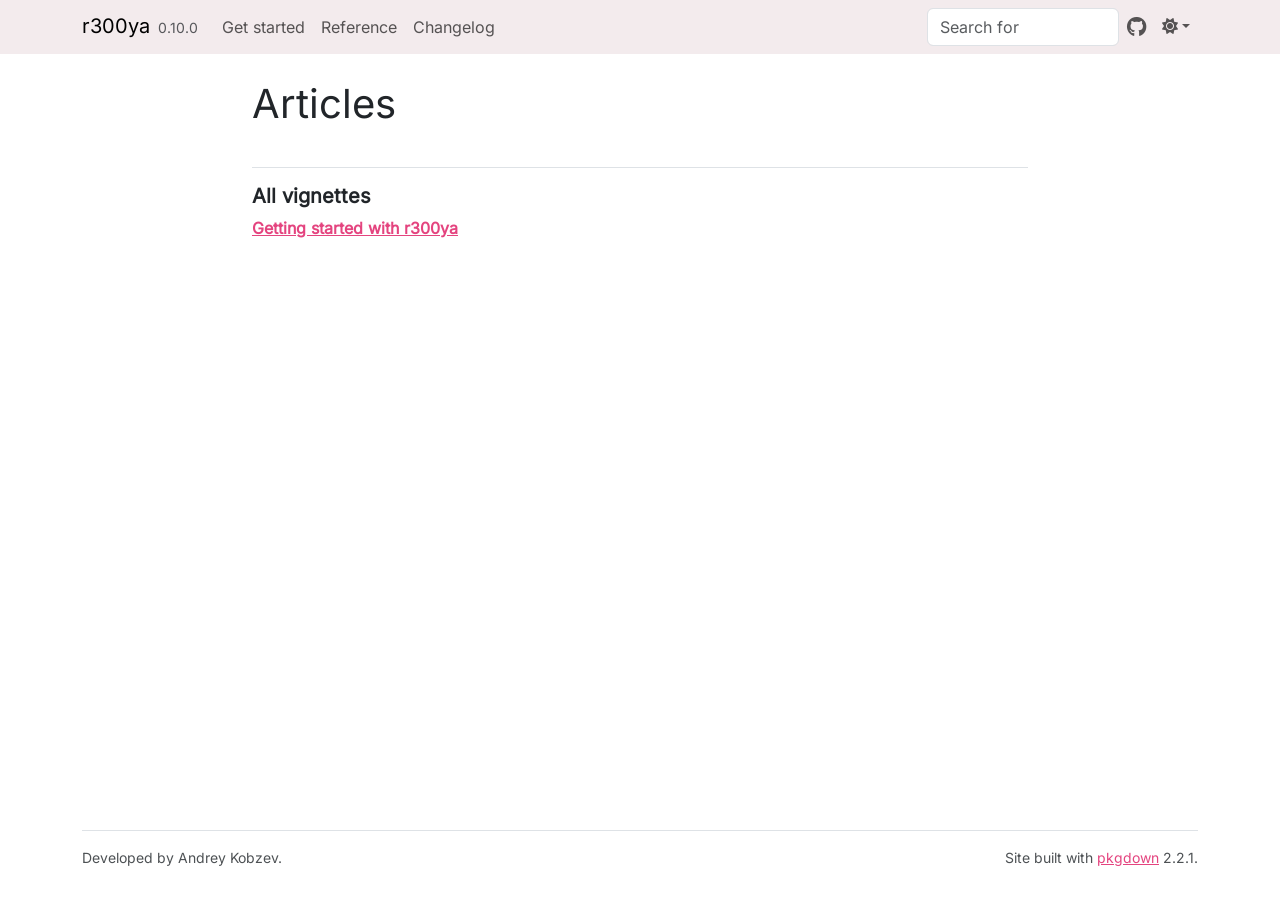
<file: articles/index.html>
<!DOCTYPE html>
<!-- Generated by pkgdown: do not edit by hand --><html lang="en"><head><meta charset="UTF-8"><meta http-equiv="X-UA-Compatible" content="IE=edge"><meta name="viewport" content="width=device-width, initial-scale=1, shrink-to-fit=no"><title>Articles • r300ya</title><script src="../lightswitch.js"></script><script src="../deps/jquery-3.6.0/jquery-3.6.0.min.js"></script><meta name="viewport" content="width=device-width, initial-scale=1, shrink-to-fit=no"><link href="../deps/bootstrap-5.3.8/bootstrap.min.css" rel="stylesheet"><script src="../deps/bootstrap-5.3.8/bootstrap.bundle.min.js"></script><link href="../deps/Inter-0.4.10/font.css" rel="stylesheet"><link href="../deps/JetBrains_Mono-0.4.10/font.css" rel="stylesheet"><link href="../deps/font-awesome-6.5.2/css/all.min.css" rel="stylesheet"><link href="../deps/font-awesome-6.5.2/css/v4-shims.min.css" rel="stylesheet"><script src="../deps/headroom-0.11.0/headroom.min.js"></script><script src="../deps/headroom-0.11.0/jQuery.headroom.min.js"></script><script src="../deps/bootstrap-toc-1.0.1/bootstrap-toc.min.js"></script><script src="../deps/clipboard.js-2.0.11/clipboard.min.js"></script><script src="../deps/search-1.0.0/autocomplete.jquery.min.js"></script><script src="../deps/search-1.0.0/fuse.min.js"></script><script src="../deps/search-1.0.0/mark.min.js"></script><!-- pkgdown --><script src="../pkgdown.js"></script><meta property="og:title" content="Articles"></head><body>
    <a href="#main" class="visually-hidden-focusable">Skip to contents</a>


    <nav class="navbar navbar-expand-lg fixed-top " aria-label="Site navigation"><div class="container">

    <a class="navbar-brand me-2" href="../index.html">r300ya</a>

    <small class="nav-text text-muted me-auto" data-bs-toggle="tooltip" data-bs-placement="bottom" title="">0.10.0</small>


    <button class="navbar-toggler" type="button" data-bs-toggle="collapse" data-bs-target="#navbar" aria-controls="navbar" aria-expanded="false" aria-label="Toggle navigation">
      <span class="navbar-toggler-icon"></span>
    </button>

    <div id="navbar" class="collapse navbar-collapse ms-3">
      <ul class="navbar-nav me-auto"><li class="nav-item"><a class="nav-link" href="../articles/r300ya.html">Get started</a></li>
<li class="nav-item"><a class="nav-link" href="../reference/index.html">Reference</a></li>
<li class="nav-item"><a class="nav-link" href="../news/index.html">Changelog</a></li>
      </ul><ul class="navbar-nav"><li class="nav-item"><form class="form-inline" role="search">
 <input class="form-control" type="search" name="search-input" id="search-input" autocomplete="off" aria-label="Search site" placeholder="Search for" data-search-index="../search.json"></form></li>
<li class="nav-item"><a class="external-link nav-link" href="https://github.com/KobzevAY/r300ya/" aria-label="GitHub"><span class="fa fab fa-github fa-lg"></span></a></li>
<li class="nav-item dropdown">
  <button class="nav-link dropdown-toggle" type="button" id="dropdown-lightswitch" data-bs-toggle="dropdown" aria-expanded="false" aria-haspopup="true" aria-label="Light switch"><span class="fa fa-sun"></span></button>
  <ul class="dropdown-menu dropdown-menu-end" aria-labelledby="dropdown-lightswitch"><li><button class="dropdown-item" data-bs-theme-value="light"><span class="fa fa-sun"></span> Light</button></li>
    <li><button class="dropdown-item" data-bs-theme-value="dark"><span class="fa fa-moon"></span> Dark</button></li>
    <li><button class="dropdown-item" data-bs-theme-value="auto"><span class="fa fa-adjust"></span> Auto</button></li>
  </ul></li>
      </ul></div>


  </div>
</nav><div class="container template-article-index">
<div class="row">
  <main id="main" class="col-md-9"><div class="page-header">

      <h1>Articles</h1>
    </div>

    <div class="section ">
      <h3>All vignettes</h3>
      <div class="section-desc"></div>

      <dl><dt><a href="r300ya.html">Getting started with r300ya</a></dt>
        <dd>
      </dd></dl></div>
  </main></div>


    <footer><div class="pkgdown-footer-left">
  <p>Developed by Andrey Kobzev.</p>
</div>

<div class="pkgdown-footer-right">
  <p>Site built with <a href="https://pkgdown.r-lib.org/" class="external-link">pkgdown</a> 2.2.1.</p>
</div>

    </footer></div>





  </body></html>
</file>
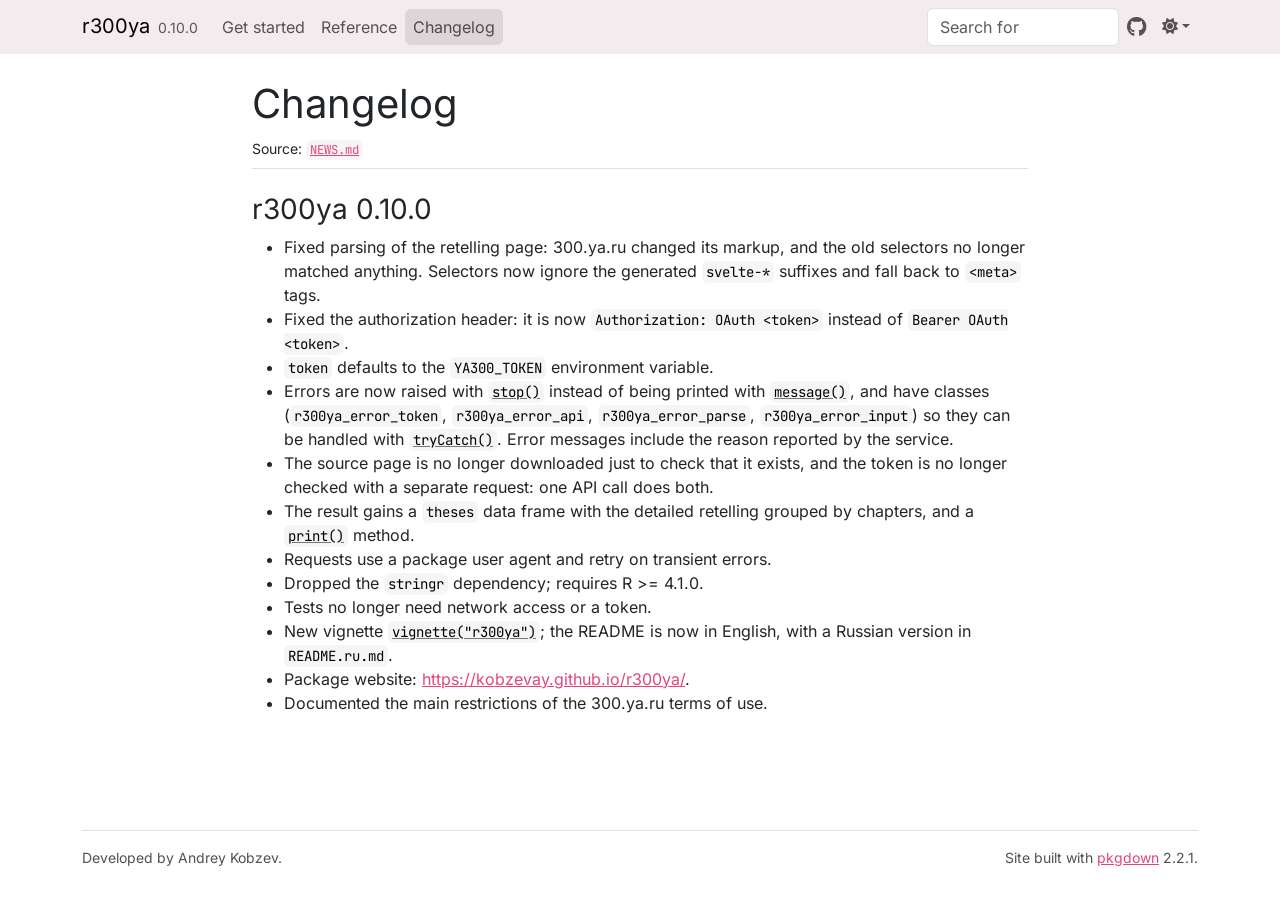
<file: news/index.html>
<!DOCTYPE html>
<!-- Generated by pkgdown: do not edit by hand --><html lang="en"><head><meta charset="UTF-8"><meta http-equiv="X-UA-Compatible" content="IE=edge"><meta name="viewport" content="width=device-width, initial-scale=1, shrink-to-fit=no"><title>Changelog • r300ya</title><script src="../lightswitch.js"></script><script src="../deps/jquery-3.6.0/jquery-3.6.0.min.js"></script><meta name="viewport" content="width=device-width, initial-scale=1, shrink-to-fit=no"><link href="../deps/bootstrap-5.3.8/bootstrap.min.css" rel="stylesheet"><script src="../deps/bootstrap-5.3.8/bootstrap.bundle.min.js"></script><link href="../deps/Inter-0.4.10/font.css" rel="stylesheet"><link href="../deps/JetBrains_Mono-0.4.10/font.css" rel="stylesheet"><link href="../deps/font-awesome-6.5.2/css/all.min.css" rel="stylesheet"><link href="../deps/font-awesome-6.5.2/css/v4-shims.min.css" rel="stylesheet"><script src="../deps/headroom-0.11.0/headroom.min.js"></script><script src="../deps/headroom-0.11.0/jQuery.headroom.min.js"></script><script src="../deps/bootstrap-toc-1.0.1/bootstrap-toc.min.js"></script><script src="../deps/clipboard.js-2.0.11/clipboard.min.js"></script><script src="../deps/search-1.0.0/autocomplete.jquery.min.js"></script><script src="../deps/search-1.0.0/fuse.min.js"></script><script src="../deps/search-1.0.0/mark.min.js"></script><!-- pkgdown --><script src="../pkgdown.js"></script><meta property="og:title" content="Changelog"></head><body>
    <a href="#main" class="visually-hidden-focusable">Skip to contents</a>


    <nav class="navbar navbar-expand-lg fixed-top " aria-label="Site navigation"><div class="container">

    <a class="navbar-brand me-2" href="../index.html">r300ya</a>

    <small class="nav-text text-muted me-auto" data-bs-toggle="tooltip" data-bs-placement="bottom" title="">0.10.0</small>


    <button class="navbar-toggler" type="button" data-bs-toggle="collapse" data-bs-target="#navbar" aria-controls="navbar" aria-expanded="false" aria-label="Toggle navigation">
      <span class="navbar-toggler-icon"></span>
    </button>

    <div id="navbar" class="collapse navbar-collapse ms-3">
      <ul class="navbar-nav me-auto"><li class="nav-item"><a class="nav-link" href="../articles/r300ya.html">Get started</a></li>
<li class="nav-item"><a class="nav-link" href="../reference/index.html">Reference</a></li>
<li class="active nav-item"><a class="nav-link" href="../news/index.html">Changelog</a></li>
      </ul><ul class="navbar-nav"><li class="nav-item"><form class="form-inline" role="search">
 <input class="form-control" type="search" name="search-input" id="search-input" autocomplete="off" aria-label="Search site" placeholder="Search for" data-search-index="../search.json"></form></li>
<li class="nav-item"><a class="external-link nav-link" href="https://github.com/KobzevAY/r300ya/" aria-label="GitHub"><span class="fa fab fa-github fa-lg"></span></a></li>
<li class="nav-item dropdown">
  <button class="nav-link dropdown-toggle" type="button" id="dropdown-lightswitch" data-bs-toggle="dropdown" aria-expanded="false" aria-haspopup="true" aria-label="Light switch"><span class="fa fa-sun"></span></button>
  <ul class="dropdown-menu dropdown-menu-end" aria-labelledby="dropdown-lightswitch"><li><button class="dropdown-item" data-bs-theme-value="light"><span class="fa fa-sun"></span> Light</button></li>
    <li><button class="dropdown-item" data-bs-theme-value="dark"><span class="fa fa-moon"></span> Dark</button></li>
    <li><button class="dropdown-item" data-bs-theme-value="auto"><span class="fa fa-adjust"></span> Auto</button></li>
  </ul></li>
      </ul></div>


  </div>
</nav><div class="container template-news">
<div class="row">
  <main id="main" class="col-md-9"><div class="page-header">

      <h1>Changelog</h1>
      <small>Source: <a href="https://github.com/KobzevAY/r300ya/blob/master/NEWS.md" class="external-link"><code>NEWS.md</code></a></small>
    </div>

    <div class="section level2">
<h2 class="pkg-version" data-toc-text="0.10.0" id="r300ya-0100">r300ya 0.10.0<a class="anchor" aria-label="anchor" href="#r300ya-0100"></a></h2>
<ul><li>Fixed parsing of the retelling page: 300.ya.ru changed its markup, and the old selectors no longer matched anything. Selectors now ignore the generated <code>svelte-*</code> suffixes and fall back to <code>&lt;meta&gt;</code> tags.</li>
<li>Fixed the authorization header: it is now <code>Authorization: OAuth &lt;token&gt;</code> instead of <code>Bearer OAuth &lt;token&gt;</code>.</li>
<li>
<code>token</code> defaults to the <code>YA300_TOKEN</code> environment variable.</li>
<li>Errors are now raised with <code><a href="https://rdrr.io/r/base/stop.html" class="external-link">stop()</a></code> instead of being printed with <code><a href="https://rdrr.io/r/base/message.html" class="external-link">message()</a></code>, and have classes (<code>r300ya_error_token</code>, <code>r300ya_error_api</code>, <code>r300ya_error_parse</code>, <code>r300ya_error_input</code>) so they can be handled with <code><a href="https://rdrr.io/r/base/conditions.html" class="external-link">tryCatch()</a></code>. Error messages include the reason reported by the service.</li>
<li>The source page is no longer downloaded just to check that it exists, and the token is no longer checked with a separate request: one API call does both.</li>
<li>The result gains a <code>theses</code> data frame with the detailed retelling grouped by chapters, and a <code><a href="https://rdrr.io/r/base/print.html" class="external-link">print()</a></code> method.</li>
<li>Requests use a package user agent and retry on transient errors.</li>
<li>Dropped the <code>stringr</code> dependency; requires R &gt;= 4.1.0.</li>
<li>Tests no longer need network access or a token.</li>
<li>New vignette <code><a href="../articles/r300ya.html">vignette("r300ya")</a></code>; the README is now in English, with a Russian version in <code>README.ru.md</code>.</li>
<li>Package website: <a href="https://kobzevay.github.io/r300ya/" class="uri">https://kobzevay.github.io/r300ya/</a>.</li>
<li>Documented the main restrictions of the 300.ya.ru terms of use.</li>
</ul></div>
  </main></div>


    <footer><div class="pkgdown-footer-left">
  <p>Developed by Andrey Kobzev.</p>
</div>

<div class="pkgdown-footer-right">
  <p>Site built with <a href="https://pkgdown.r-lib.org/" class="external-link">pkgdown</a> 2.2.1.</p>
</div>

    </footer></div>





  </body></html>
</file>
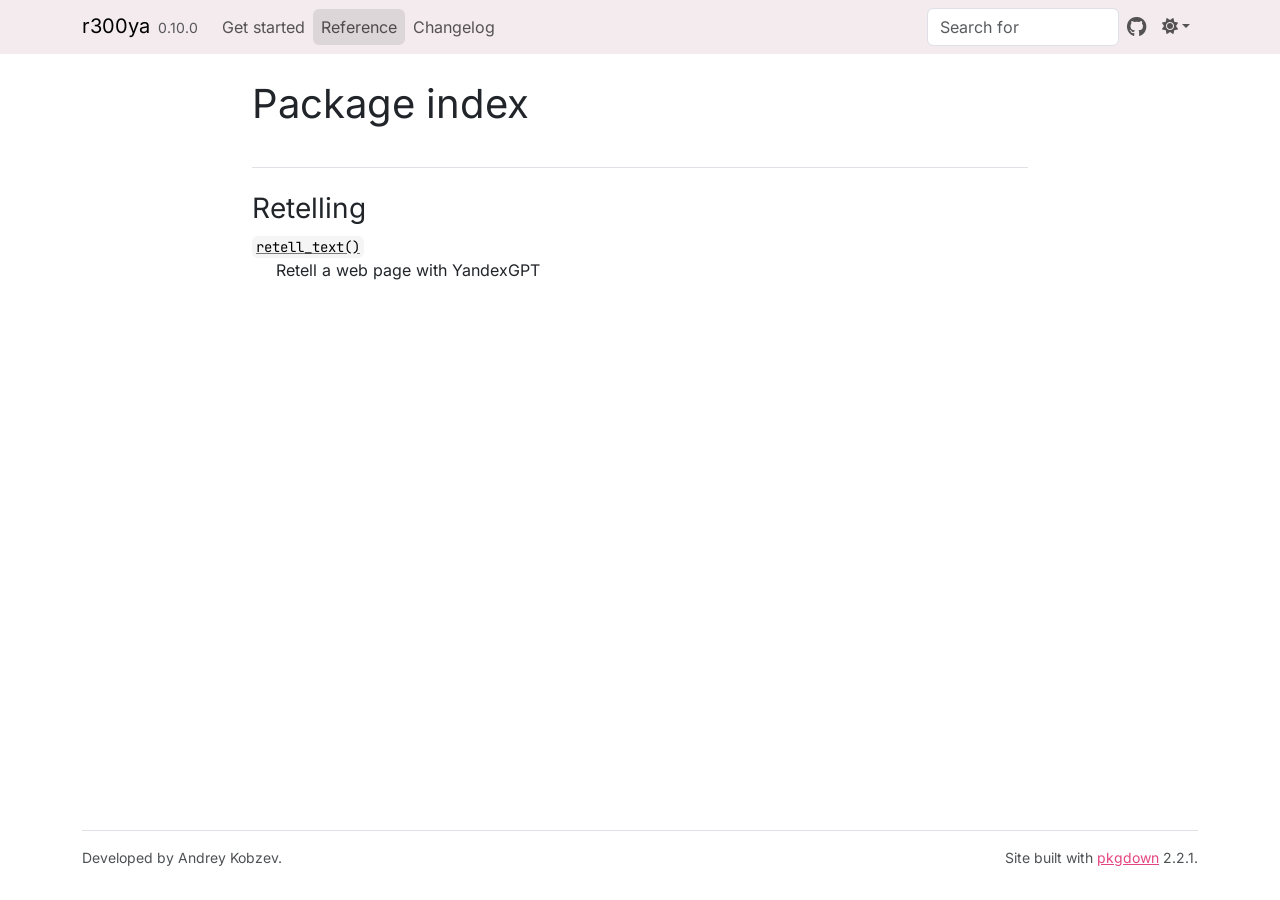
<file: reference/index.html>
<!DOCTYPE html>
<!-- Generated by pkgdown: do not edit by hand --><html lang="en"><head><meta charset="UTF-8"><meta http-equiv="X-UA-Compatible" content="IE=edge"><meta name="viewport" content="width=device-width, initial-scale=1, shrink-to-fit=no"><title>Package index • r300ya</title><script src="../lightswitch.js"></script><script src="../deps/jquery-3.6.0/jquery-3.6.0.min.js"></script><meta name="viewport" content="width=device-width, initial-scale=1, shrink-to-fit=no"><link href="../deps/bootstrap-5.3.8/bootstrap.min.css" rel="stylesheet"><script src="../deps/bootstrap-5.3.8/bootstrap.bundle.min.js"></script><link href="../deps/Inter-0.4.10/font.css" rel="stylesheet"><link href="../deps/JetBrains_Mono-0.4.10/font.css" rel="stylesheet"><link href="../deps/font-awesome-6.5.2/css/all.min.css" rel="stylesheet"><link href="../deps/font-awesome-6.5.2/css/v4-shims.min.css" rel="stylesheet"><script src="../deps/headroom-0.11.0/headroom.min.js"></script><script src="../deps/headroom-0.11.0/jQuery.headroom.min.js"></script><script src="../deps/bootstrap-toc-1.0.1/bootstrap-toc.min.js"></script><script src="../deps/clipboard.js-2.0.11/clipboard.min.js"></script><script src="../deps/search-1.0.0/autocomplete.jquery.min.js"></script><script src="../deps/search-1.0.0/fuse.min.js"></script><script src="../deps/search-1.0.0/mark.min.js"></script><!-- pkgdown --><script src="../pkgdown.js"></script><meta property="og:title" content="Package index"></head><body>
    <a href="#main" class="visually-hidden-focusable">Skip to contents</a>


    <nav class="navbar navbar-expand-lg fixed-top " aria-label="Site navigation"><div class="container">

    <a class="navbar-brand me-2" href="../index.html">r300ya</a>

    <small class="nav-text text-muted me-auto" data-bs-toggle="tooltip" data-bs-placement="bottom" title="">0.10.0</small>


    <button class="navbar-toggler" type="button" data-bs-toggle="collapse" data-bs-target="#navbar" aria-controls="navbar" aria-expanded="false" aria-label="Toggle navigation">
      <span class="navbar-toggler-icon"></span>
    </button>

    <div id="navbar" class="collapse navbar-collapse ms-3">
      <ul class="navbar-nav me-auto"><li class="nav-item"><a class="nav-link" href="../articles/r300ya.html">Get started</a></li>
<li class="active nav-item"><a class="nav-link" href="../reference/index.html">Reference</a></li>
<li class="nav-item"><a class="nav-link" href="../news/index.html">Changelog</a></li>
      </ul><ul class="navbar-nav"><li class="nav-item"><form class="form-inline" role="search">
 <input class="form-control" type="search" name="search-input" id="search-input" autocomplete="off" aria-label="Search site" placeholder="Search for" data-search-index="../search.json"></form></li>
<li class="nav-item"><a class="external-link nav-link" href="https://github.com/KobzevAY/r300ya/" aria-label="GitHub"><span class="fa fab fa-github fa-lg"></span></a></li>
<li class="nav-item dropdown">
  <button class="nav-link dropdown-toggle" type="button" id="dropdown-lightswitch" data-bs-toggle="dropdown" aria-expanded="false" aria-haspopup="true" aria-label="Light switch"><span class="fa fa-sun"></span></button>
  <ul class="dropdown-menu dropdown-menu-end" aria-labelledby="dropdown-lightswitch"><li><button class="dropdown-item" data-bs-theme-value="light"><span class="fa fa-sun"></span> Light</button></li>
    <li><button class="dropdown-item" data-bs-theme-value="dark"><span class="fa fa-moon"></span> Dark</button></li>
    <li><button class="dropdown-item" data-bs-theme-value="auto"><span class="fa fa-adjust"></span> Auto</button></li>
  </ul></li>
      </ul></div>


  </div>
</nav><div class="container template-reference-index">
<div class="row">
  <main id="main" class="col-md-9"><div class="page-header">

      <h1>Package index</h1>
    </div>

    <div class="section level2">
      <h2 id="retelling">Retelling<a class="anchor" aria-label="anchor" href="#retelling"></a></h2>



      <dl></dl></div><div class="section level2">




      <dl><dt>

          <code><a href="retell_text.html">retell_text()</a></code>

        </dt>
        <dd>Retell a web page with YandexGPT</dd>
      </dl></div>
  </main></div>


    <footer><div class="pkgdown-footer-left">
  <p>Developed by Andrey Kobzev.</p>
</div>

<div class="pkgdown-footer-right">
  <p>Site built with <a href="https://pkgdown.r-lib.org/" class="external-link">pkgdown</a> 2.2.1.</p>
</div>

    </footer></div>





  </body></html>
</file>
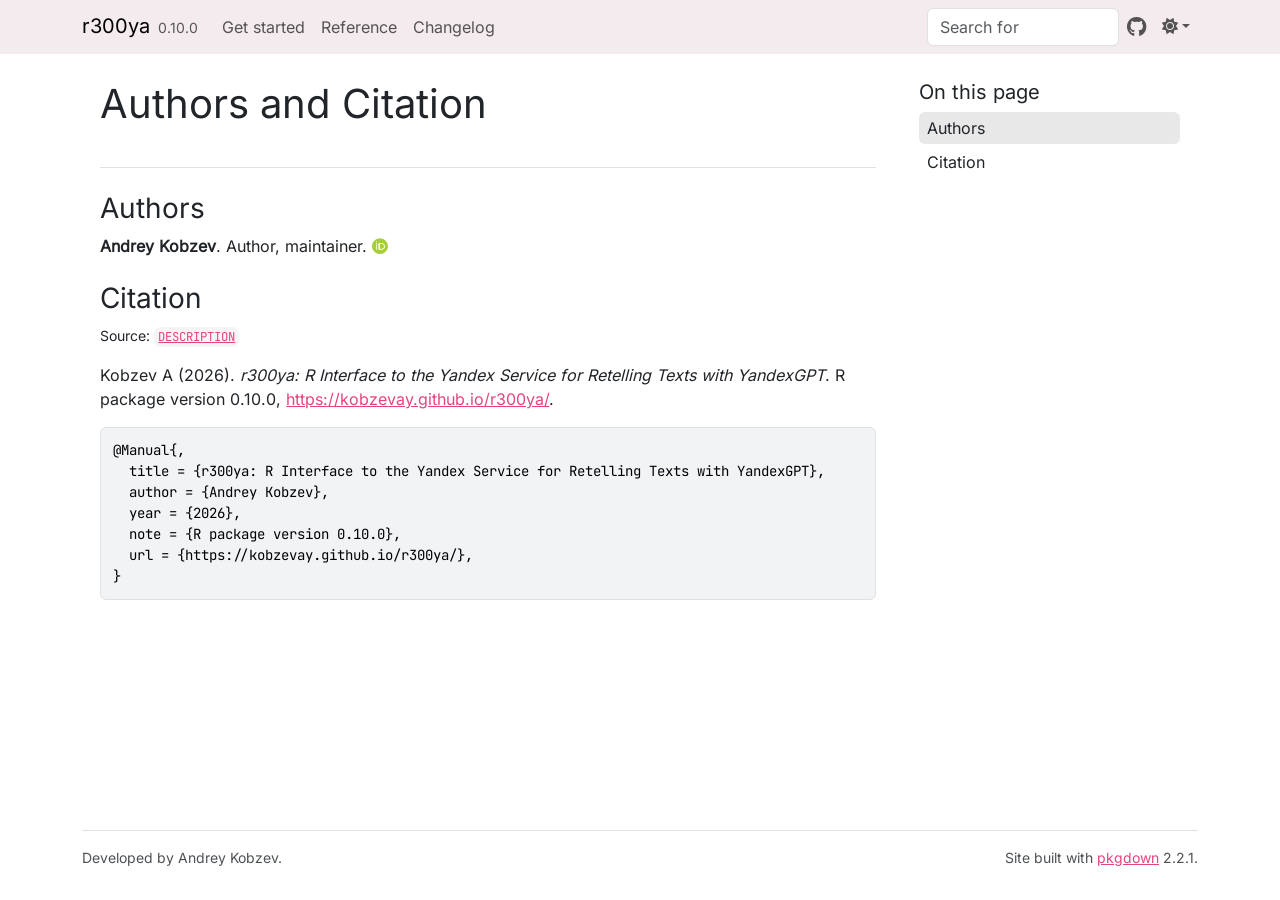
<file: authors.html>
<!DOCTYPE html>
<!-- Generated by pkgdown: do not edit by hand --><html lang="en"><head><meta charset="UTF-8"><meta http-equiv="X-UA-Compatible" content="IE=edge"><meta name="viewport" content="width=device-width, initial-scale=1, shrink-to-fit=no"><title>Authors and Citation • r300ya</title><script src="lightswitch.js"></script><script src="deps/jquery-3.6.0/jquery-3.6.0.min.js"></script><meta name="viewport" content="width=device-width, initial-scale=1, shrink-to-fit=no"><link href="deps/bootstrap-5.3.8/bootstrap.min.css" rel="stylesheet"><script src="deps/bootstrap-5.3.8/bootstrap.bundle.min.js"></script><link href="deps/Inter-0.4.10/font.css" rel="stylesheet"><link href="deps/JetBrains_Mono-0.4.10/font.css" rel="stylesheet"><link href="deps/font-awesome-6.5.2/css/all.min.css" rel="stylesheet"><link href="deps/font-awesome-6.5.2/css/v4-shims.min.css" rel="stylesheet"><script src="deps/headroom-0.11.0/headroom.min.js"></script><script src="deps/headroom-0.11.0/jQuery.headroom.min.js"></script><script src="deps/bootstrap-toc-1.0.1/bootstrap-toc.min.js"></script><script src="deps/clipboard.js-2.0.11/clipboard.min.js"></script><script src="deps/search-1.0.0/autocomplete.jquery.min.js"></script><script src="deps/search-1.0.0/fuse.min.js"></script><script src="deps/search-1.0.0/mark.min.js"></script><!-- pkgdown --><script src="pkgdown.js"></script><meta property="og:title" content="Authors and Citation"></head><body>
    <a href="#main" class="visually-hidden-focusable">Skip to contents</a>


    <nav class="navbar navbar-expand-lg fixed-top " aria-label="Site navigation"><div class="container">

    <a class="navbar-brand me-2" href="index.html">r300ya</a>

    <small class="nav-text text-muted me-auto" data-bs-toggle="tooltip" data-bs-placement="bottom" title="">0.10.0</small>


    <button class="navbar-toggler" type="button" data-bs-toggle="collapse" data-bs-target="#navbar" aria-controls="navbar" aria-expanded="false" aria-label="Toggle navigation">
      <span class="navbar-toggler-icon"></span>
    </button>

    <div id="navbar" class="collapse navbar-collapse ms-3">
      <ul class="navbar-nav me-auto"><li class="nav-item"><a class="nav-link" href="articles/r300ya.html">Get started</a></li>
<li class="nav-item"><a class="nav-link" href="reference/index.html">Reference</a></li>
<li class="nav-item"><a class="nav-link" href="news/index.html">Changelog</a></li>
      </ul><ul class="navbar-nav"><li class="nav-item"><form class="form-inline" role="search">
 <input class="form-control" type="search" name="search-input" id="search-input" autocomplete="off" aria-label="Search site" placeholder="Search for" data-search-index="search.json"></form></li>
<li class="nav-item"><a class="external-link nav-link" href="https://github.com/KobzevAY/r300ya/" aria-label="GitHub"><span class="fa fab fa-github fa-lg"></span></a></li>
<li class="nav-item dropdown">
  <button class="nav-link dropdown-toggle" type="button" id="dropdown-lightswitch" data-bs-toggle="dropdown" aria-expanded="false" aria-haspopup="true" aria-label="Light switch"><span class="fa fa-sun"></span></button>
  <ul class="dropdown-menu dropdown-menu-end" aria-labelledby="dropdown-lightswitch"><li><button class="dropdown-item" data-bs-theme-value="light"><span class="fa fa-sun"></span> Light</button></li>
    <li><button class="dropdown-item" data-bs-theme-value="dark"><span class="fa fa-moon"></span> Dark</button></li>
    <li><button class="dropdown-item" data-bs-theme-value="auto"><span class="fa fa-adjust"></span> Auto</button></li>
  </ul></li>
      </ul></div>


  </div>
</nav><div class="container template-citation-authors">
<div class="row">
  <main id="main" class="col-md-9"><div class="page-header">

      <h1>Authors and Citation</h1>
    </div>

    <div class="section level2">
      <h2>Authors</h2>

      <ul class="list-unstyled"><li>
          <p><strong>Andrey Kobzev</strong>. Author, maintainer. <a href="https://orcid.org/0009-0005-6641-3072" target="orcid.widget" aria-label="ORCID" class="external-link"><span class="fab fa-orcid orcid" aria-hidden="true"></span></a>
          </p>
        </li>
      </ul></div>

    <div class="section level2">
      <h2 id="citation">Citation</h2>
      <p><small class="dont-index">Source: <a href="https://github.com/KobzevAY/r300ya/blob/master/DESCRIPTION" class="external-link"><code>DESCRIPTION</code></a></small></p>

      <p>Kobzev A (2026).
<em>r300ya: R Interface to the Yandex Service for Retelling Texts with YandexGPT</em>.
R package version 0.10.0, <a href="https://kobzevay.github.io/r300ya/">https://kobzevay.github.io/r300ya/</a>.
</p>
      <pre>@Manual{,
  title = {r300ya: R Interface to the Yandex Service for Retelling Texts with YandexGPT},
  author = {Andrey Kobzev},
  year = {2026},
  note = {R package version 0.10.0},
  url = {https://kobzevay.github.io/r300ya/},
}</pre>
    </div>

  </main><aside class="col-md-3"><nav id="toc" aria-label="Table of contents"><h2>On this page</h2>
    </nav></aside></div>


    <footer><div class="pkgdown-footer-left">
  <p>Developed by Andrey Kobzev.</p>
</div>

<div class="pkgdown-footer-right">
  <p>Site built with <a href="https://pkgdown.r-lib.org/" class="external-link">pkgdown</a> 2.2.1.</p>
</div>

    </footer></div>





  </body></html>
</file>
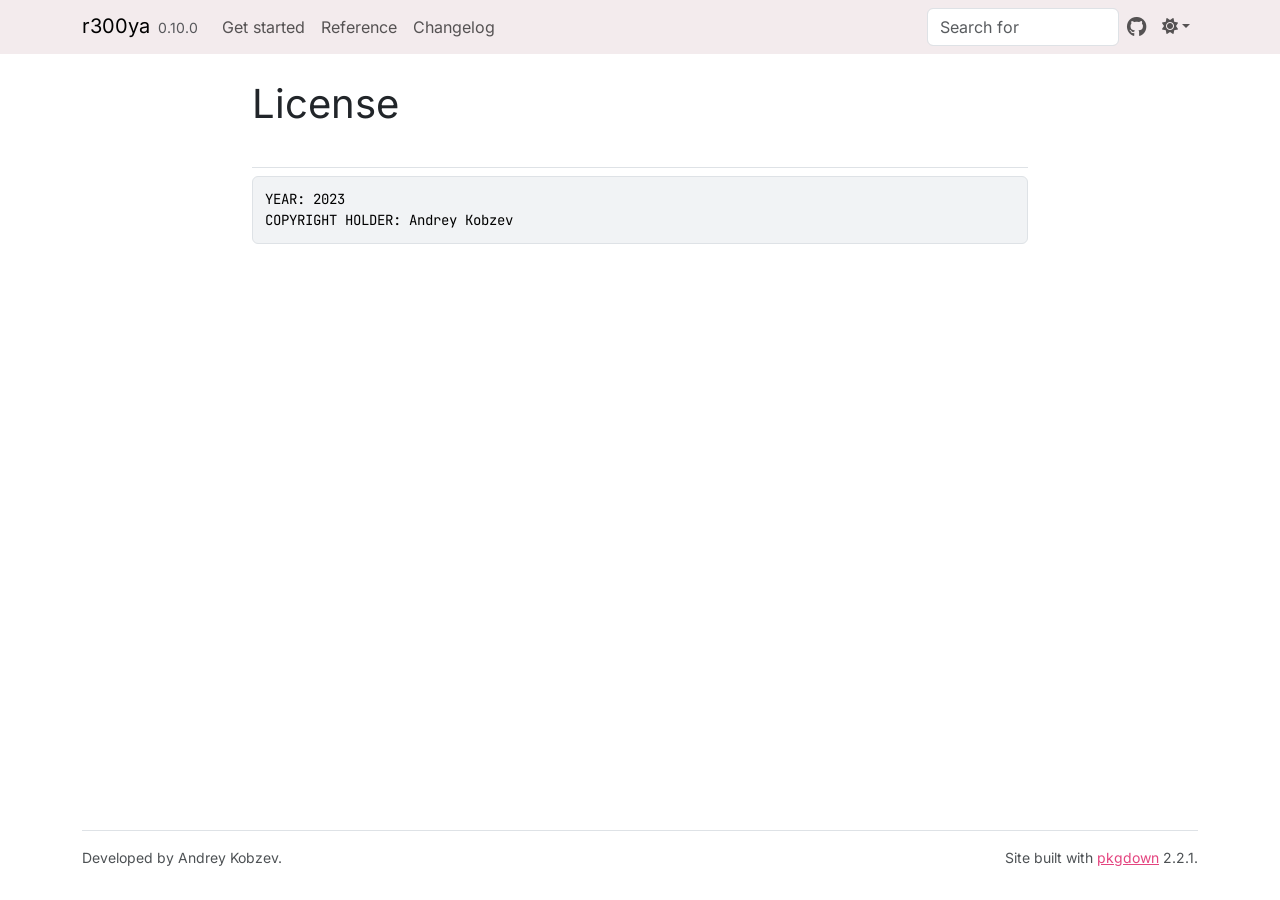
<file: LICENSE-text.html>
<!DOCTYPE html>
<!-- Generated by pkgdown: do not edit by hand --><html lang="en"><head><meta charset="UTF-8"><meta http-equiv="X-UA-Compatible" content="IE=edge"><meta name="viewport" content="width=device-width, initial-scale=1, shrink-to-fit=no"><title>License • r300ya</title><script src="lightswitch.js"></script><script src="deps/jquery-3.6.0/jquery-3.6.0.min.js"></script><meta name="viewport" content="width=device-width, initial-scale=1, shrink-to-fit=no"><link href="deps/bootstrap-5.3.8/bootstrap.min.css" rel="stylesheet"><script src="deps/bootstrap-5.3.8/bootstrap.bundle.min.js"></script><link href="deps/Inter-0.4.10/font.css" rel="stylesheet"><link href="deps/JetBrains_Mono-0.4.10/font.css" rel="stylesheet"><link href="deps/font-awesome-6.5.2/css/all.min.css" rel="stylesheet"><link href="deps/font-awesome-6.5.2/css/v4-shims.min.css" rel="stylesheet"><script src="deps/headroom-0.11.0/headroom.min.js"></script><script src="deps/headroom-0.11.0/jQuery.headroom.min.js"></script><script src="deps/bootstrap-toc-1.0.1/bootstrap-toc.min.js"></script><script src="deps/clipboard.js-2.0.11/clipboard.min.js"></script><script src="deps/search-1.0.0/autocomplete.jquery.min.js"></script><script src="deps/search-1.0.0/fuse.min.js"></script><script src="deps/search-1.0.0/mark.min.js"></script><!-- pkgdown --><script src="pkgdown.js"></script><meta property="og:title" content="License"></head><body>
    <a href="#main" class="visually-hidden-focusable">Skip to contents</a>


    <nav class="navbar navbar-expand-lg fixed-top " aria-label="Site navigation"><div class="container">

    <a class="navbar-brand me-2" href="index.html">r300ya</a>

    <small class="nav-text text-muted me-auto" data-bs-toggle="tooltip" data-bs-placement="bottom" title="">0.10.0</small>


    <button class="navbar-toggler" type="button" data-bs-toggle="collapse" data-bs-target="#navbar" aria-controls="navbar" aria-expanded="false" aria-label="Toggle navigation">
      <span class="navbar-toggler-icon"></span>
    </button>

    <div id="navbar" class="collapse navbar-collapse ms-3">
      <ul class="navbar-nav me-auto"><li class="nav-item"><a class="nav-link" href="articles/r300ya.html">Get started</a></li>
<li class="nav-item"><a class="nav-link" href="reference/index.html">Reference</a></li>
<li class="nav-item"><a class="nav-link" href="news/index.html">Changelog</a></li>
      </ul><ul class="navbar-nav"><li class="nav-item"><form class="form-inline" role="search">
 <input class="form-control" type="search" name="search-input" id="search-input" autocomplete="off" aria-label="Search site" placeholder="Search for" data-search-index="search.json"></form></li>
<li class="nav-item"><a class="external-link nav-link" href="https://github.com/KobzevAY/r300ya/" aria-label="GitHub"><span class="fa fab fa-github fa-lg"></span></a></li>
<li class="nav-item dropdown">
  <button class="nav-link dropdown-toggle" type="button" id="dropdown-lightswitch" data-bs-toggle="dropdown" aria-expanded="false" aria-haspopup="true" aria-label="Light switch"><span class="fa fa-sun"></span></button>
  <ul class="dropdown-menu dropdown-menu-end" aria-labelledby="dropdown-lightswitch"><li><button class="dropdown-item" data-bs-theme-value="light"><span class="fa fa-sun"></span> Light</button></li>
    <li><button class="dropdown-item" data-bs-theme-value="dark"><span class="fa fa-moon"></span> Dark</button></li>
    <li><button class="dropdown-item" data-bs-theme-value="auto"><span class="fa fa-adjust"></span> Auto</button></li>
  </ul></li>
      </ul></div>


  </div>
</nav><div class="container template-title-body">
<div class="row">
  <main id="main" class="col-md-9"><div class="page-header">

      <h1>License</h1>

    </div>

<pre>YEAR: 2023
COPYRIGHT HOLDER: Andrey Kobzev
</pre>

  </main></div>


    <footer><div class="pkgdown-footer-left">
  <p>Developed by Andrey Kobzev.</p>
</div>

<div class="pkgdown-footer-right">
  <p>Site built with <a href="https://pkgdown.r-lib.org/" class="external-link">pkgdown</a> 2.2.1.</p>
</div>

    </footer></div>





  </body></html>
</file>
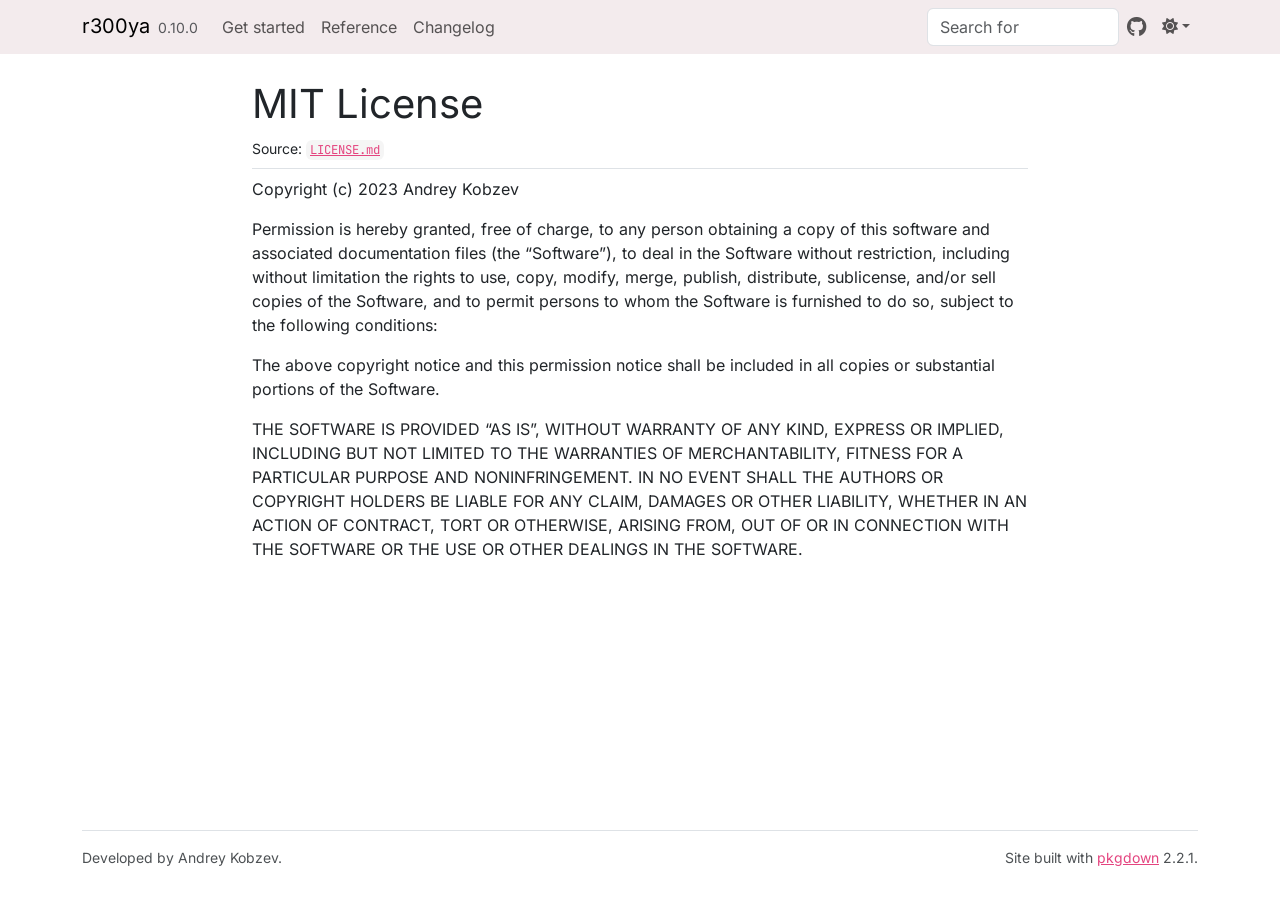
<file: LICENSE.html>
<!DOCTYPE html>
<!-- Generated by pkgdown: do not edit by hand --><html lang="en"><head><meta charset="UTF-8"><meta http-equiv="X-UA-Compatible" content="IE=edge"><meta name="viewport" content="width=device-width, initial-scale=1, shrink-to-fit=no"><title>MIT License • r300ya</title><script src="lightswitch.js"></script><script src="deps/jquery-3.6.0/jquery-3.6.0.min.js"></script><meta name="viewport" content="width=device-width, initial-scale=1, shrink-to-fit=no"><link href="deps/bootstrap-5.3.8/bootstrap.min.css" rel="stylesheet"><script src="deps/bootstrap-5.3.8/bootstrap.bundle.min.js"></script><link href="deps/Inter-0.4.10/font.css" rel="stylesheet"><link href="deps/JetBrains_Mono-0.4.10/font.css" rel="stylesheet"><link href="deps/font-awesome-6.5.2/css/all.min.css" rel="stylesheet"><link href="deps/font-awesome-6.5.2/css/v4-shims.min.css" rel="stylesheet"><script src="deps/headroom-0.11.0/headroom.min.js"></script><script src="deps/headroom-0.11.0/jQuery.headroom.min.js"></script><script src="deps/bootstrap-toc-1.0.1/bootstrap-toc.min.js"></script><script src="deps/clipboard.js-2.0.11/clipboard.min.js"></script><script src="deps/search-1.0.0/autocomplete.jquery.min.js"></script><script src="deps/search-1.0.0/fuse.min.js"></script><script src="deps/search-1.0.0/mark.min.js"></script><!-- pkgdown --><script src="pkgdown.js"></script><meta property="og:title" content="MIT License"></head><body>
    <a href="#main" class="visually-hidden-focusable">Skip to contents</a>


    <nav class="navbar navbar-expand-lg fixed-top " aria-label="Site navigation"><div class="container">

    <a class="navbar-brand me-2" href="index.html">r300ya</a>

    <small class="nav-text text-muted me-auto" data-bs-toggle="tooltip" data-bs-placement="bottom" title="">0.10.0</small>


    <button class="navbar-toggler" type="button" data-bs-toggle="collapse" data-bs-target="#navbar" aria-controls="navbar" aria-expanded="false" aria-label="Toggle navigation">
      <span class="navbar-toggler-icon"></span>
    </button>

    <div id="navbar" class="collapse navbar-collapse ms-3">
      <ul class="navbar-nav me-auto"><li class="nav-item"><a class="nav-link" href="articles/r300ya.html">Get started</a></li>
<li class="nav-item"><a class="nav-link" href="reference/index.html">Reference</a></li>
<li class="nav-item"><a class="nav-link" href="news/index.html">Changelog</a></li>
      </ul><ul class="navbar-nav"><li class="nav-item"><form class="form-inline" role="search">
 <input class="form-control" type="search" name="search-input" id="search-input" autocomplete="off" aria-label="Search site" placeholder="Search for" data-search-index="search.json"></form></li>
<li class="nav-item"><a class="external-link nav-link" href="https://github.com/KobzevAY/r300ya/" aria-label="GitHub"><span class="fa fab fa-github fa-lg"></span></a></li>
<li class="nav-item dropdown">
  <button class="nav-link dropdown-toggle" type="button" id="dropdown-lightswitch" data-bs-toggle="dropdown" aria-expanded="false" aria-haspopup="true" aria-label="Light switch"><span class="fa fa-sun"></span></button>
  <ul class="dropdown-menu dropdown-menu-end" aria-labelledby="dropdown-lightswitch"><li><button class="dropdown-item" data-bs-theme-value="light"><span class="fa fa-sun"></span> Light</button></li>
    <li><button class="dropdown-item" data-bs-theme-value="dark"><span class="fa fa-moon"></span> Dark</button></li>
    <li><button class="dropdown-item" data-bs-theme-value="auto"><span class="fa fa-adjust"></span> Auto</button></li>
  </ul></li>
      </ul></div>


  </div>
</nav><div class="container template-title-body">
<div class="row">
  <main id="main" class="col-md-9"><div class="page-header">

      <h1>MIT License</h1>
      <small class="dont-index">Source: <a href="https://github.com/KobzevAY/r300ya/blob/master/LICENSE.md" class="external-link"><code>LICENSE.md</code></a></small>
    </div>

<div id="mit-license" class="section level1">

<p>Copyright (c) 2023 Andrey Kobzev</p>
<p>Permission is hereby granted, free of charge, to any person obtaining a copy of this software and associated documentation files (the “Software”), to deal in the Software without restriction, including without limitation the rights to use, copy, modify, merge, publish, distribute, sublicense, and/or sell copies of the Software, and to permit persons to whom the Software is furnished to do so, subject to the following conditions:</p>
<p>The above copyright notice and this permission notice shall be included in all copies or substantial portions of the Software.</p>
<p>THE SOFTWARE IS PROVIDED “AS IS”, WITHOUT WARRANTY OF ANY KIND, EXPRESS OR IMPLIED, INCLUDING BUT NOT LIMITED TO THE WARRANTIES OF MERCHANTABILITY, FITNESS FOR A PARTICULAR PURPOSE AND NONINFRINGEMENT. IN NO EVENT SHALL THE AUTHORS OR COPYRIGHT HOLDERS BE LIABLE FOR ANY CLAIM, DAMAGES OR OTHER LIABILITY, WHETHER IN AN ACTION OF CONTRACT, TORT OR OTHERWISE, ARISING FROM, OUT OF OR IN CONNECTION WITH THE SOFTWARE OR THE USE OR OTHER DEALINGS IN THE SOFTWARE.</p>
</div>

  </main></div>


    <footer><div class="pkgdown-footer-left">
  <p>Developed by Andrey Kobzev.</p>
</div>

<div class="pkgdown-footer-right">
  <p>Site built with <a href="https://pkgdown.r-lib.org/" class="external-link">pkgdown</a> 2.2.1.</p>
</div>

    </footer></div>





  </body></html>
</file>
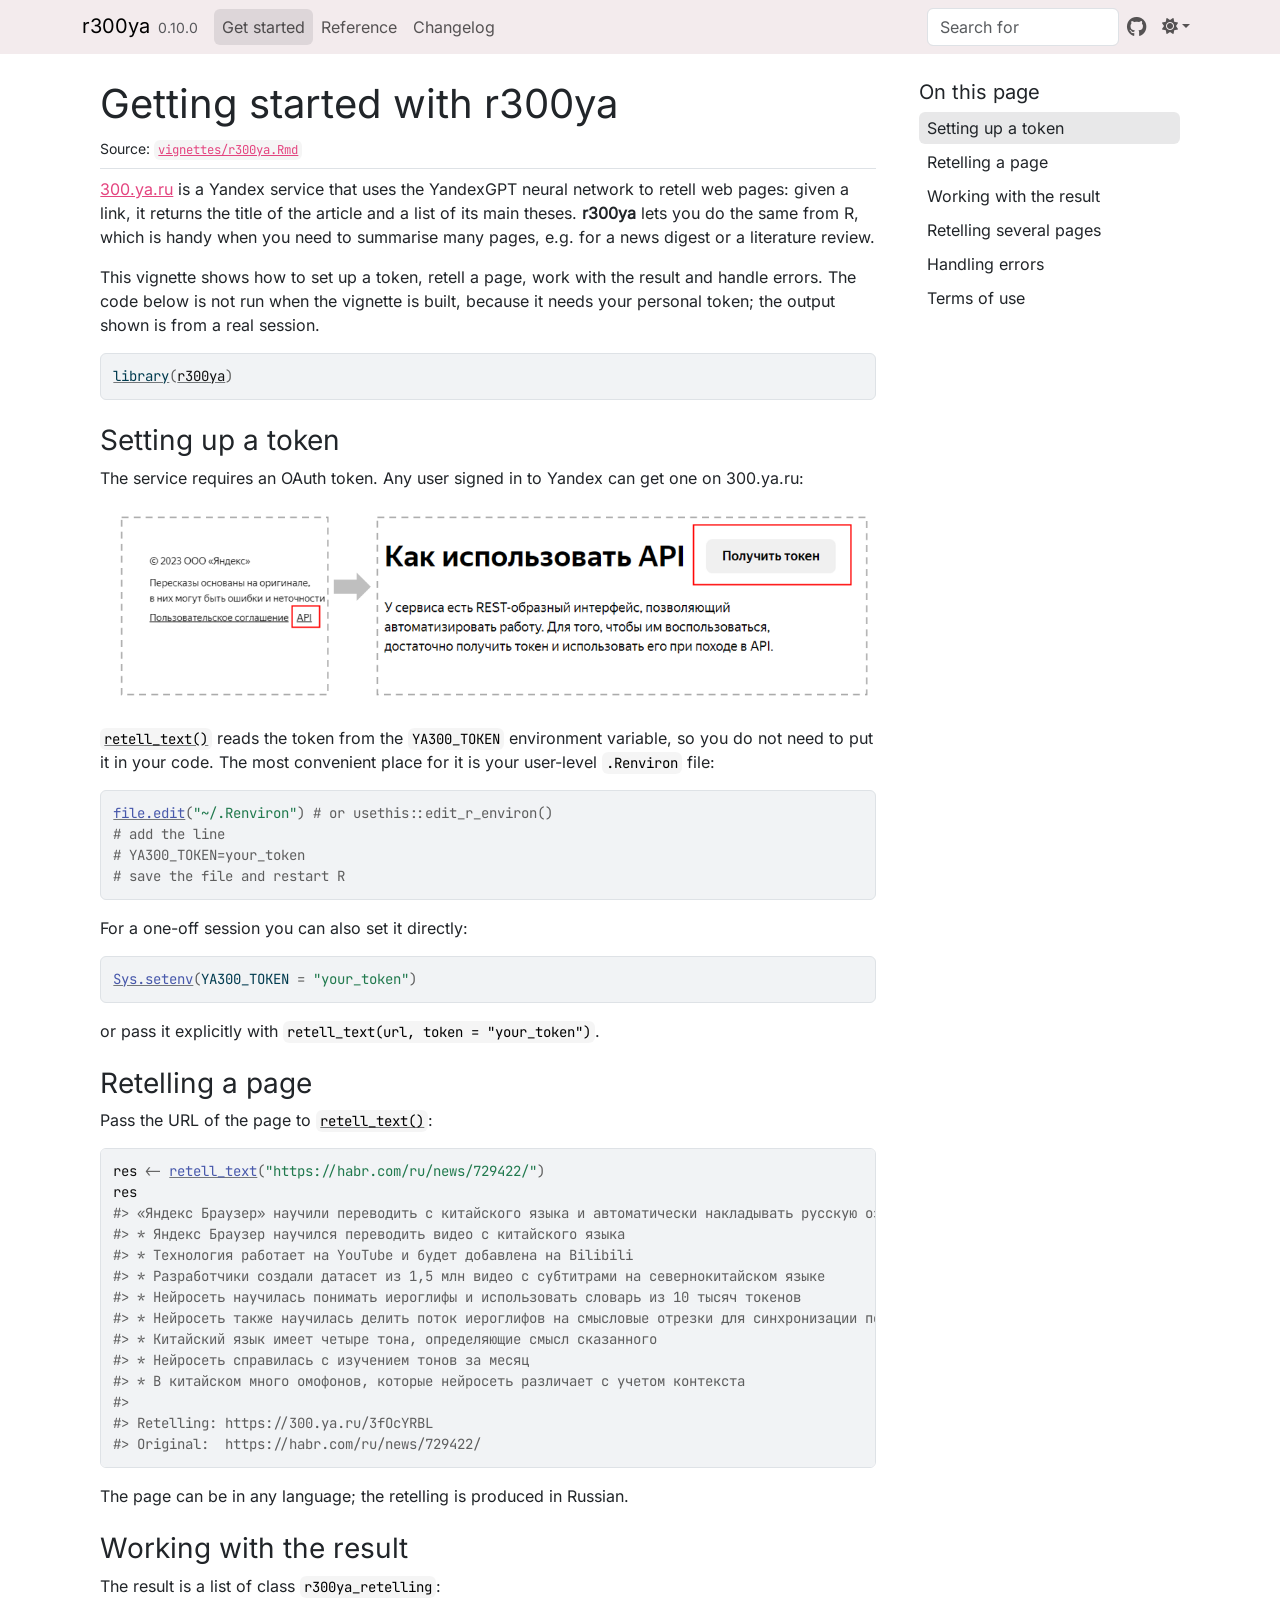
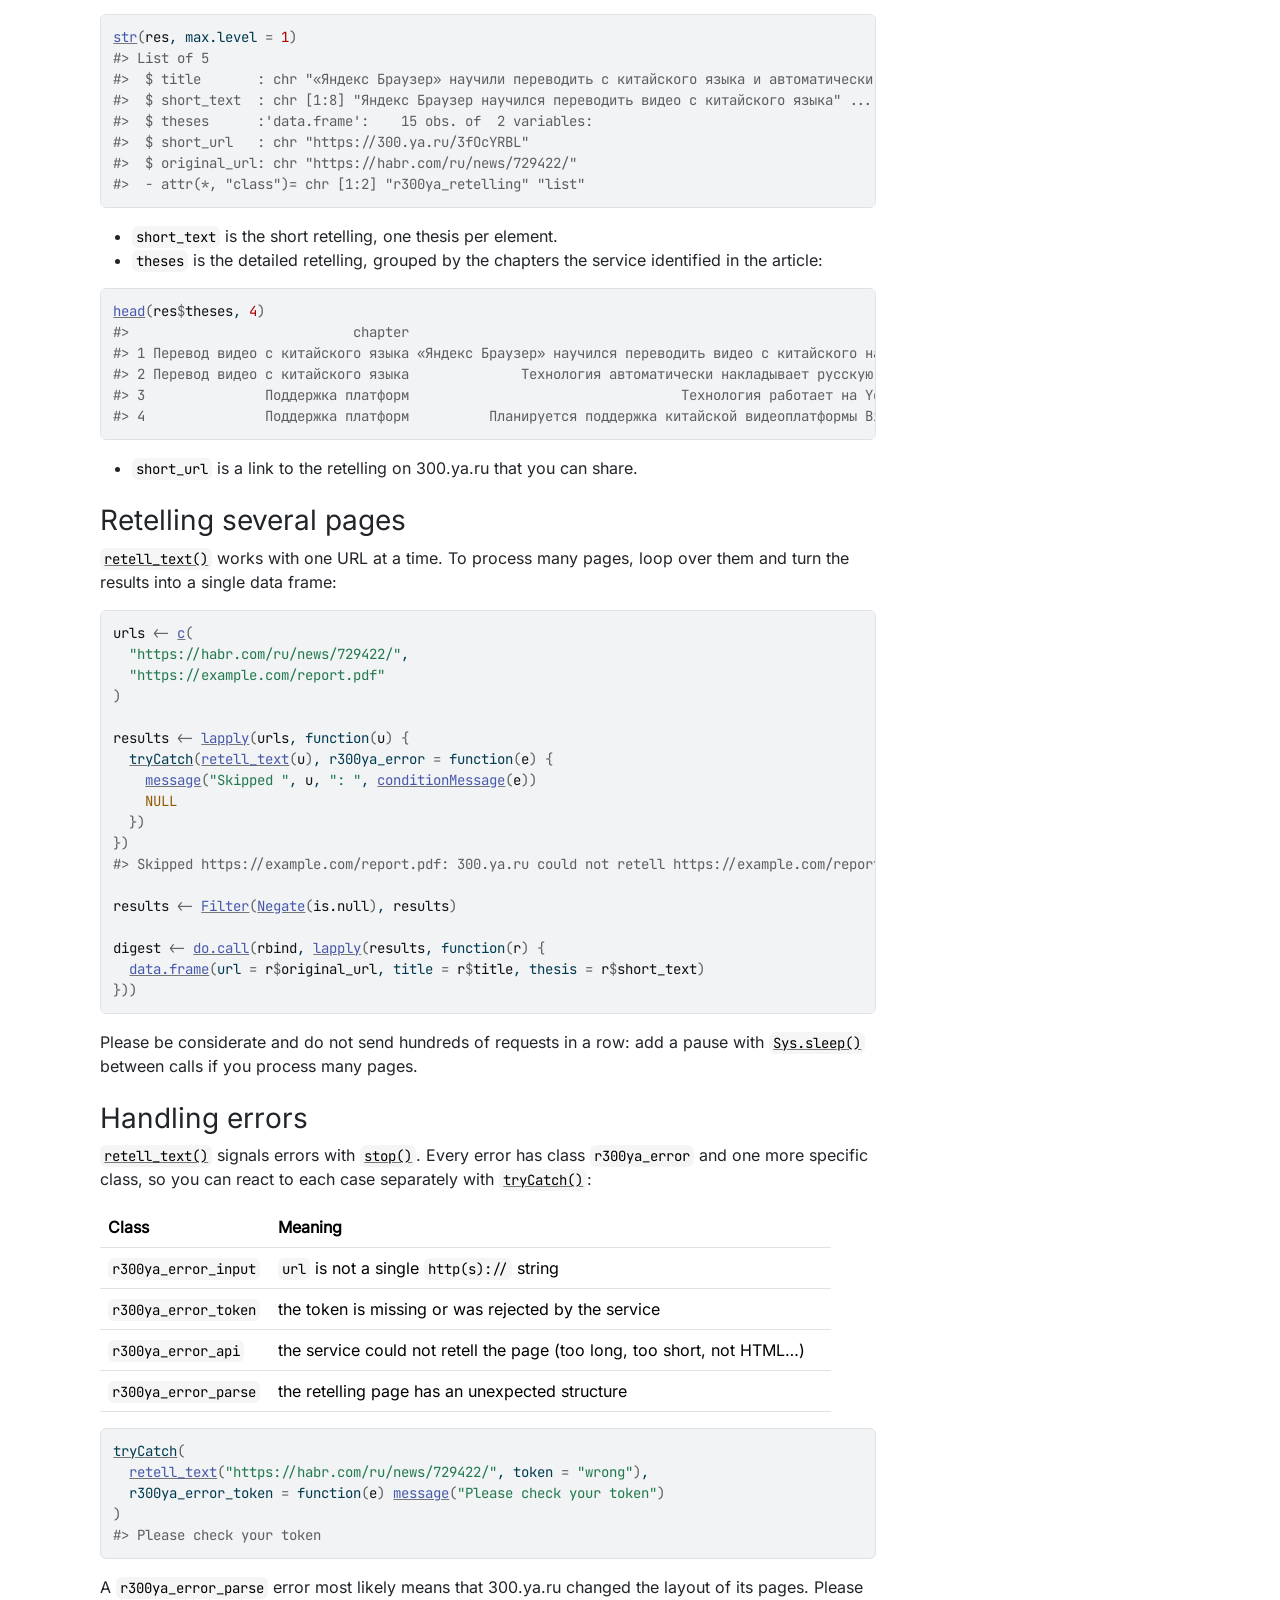
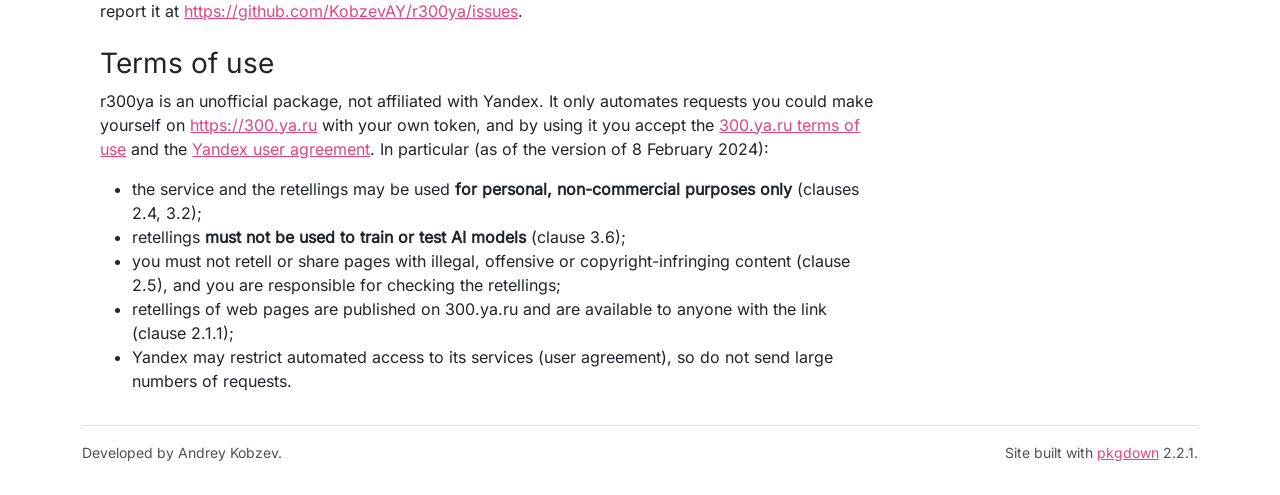
<file: articles/r300ya.html>
<!DOCTYPE html>
<!-- Generated by pkgdown: do not edit by hand --><html lang="en">
<head>
<meta charset="UTF-8">
<meta http-equiv="X-UA-Compatible" content="IE=edge">
<meta name="viewport" content="width=device-width, initial-scale=1, shrink-to-fit=no">
<title>Getting started with r300ya • r300ya</title>
<script src="../lightswitch.js"></script><script src="../deps/jquery-3.6.0/jquery-3.6.0.min.js"></script><meta name="viewport" content="width=device-width, initial-scale=1, shrink-to-fit=no">
<link href="../deps/bootstrap-5.3.8/bootstrap.min.css" rel="stylesheet">
<script src="../deps/bootstrap-5.3.8/bootstrap.bundle.min.js"></script><link href="../deps/Inter-0.4.10/font.css" rel="stylesheet">
<link href="../deps/JetBrains_Mono-0.4.10/font.css" rel="stylesheet">
<link href="../deps/font-awesome-6.5.2/css/all.min.css" rel="stylesheet">
<link href="../deps/font-awesome-6.5.2/css/v4-shims.min.css" rel="stylesheet">
<script src="../deps/headroom-0.11.0/headroom.min.js"></script><script src="../deps/headroom-0.11.0/jQuery.headroom.min.js"></script><script src="../deps/bootstrap-toc-1.0.1/bootstrap-toc.min.js"></script><script src="../deps/clipboard.js-2.0.11/clipboard.min.js"></script><script src="../deps/search-1.0.0/autocomplete.jquery.min.js"></script><script src="../deps/search-1.0.0/fuse.min.js"></script><script src="../deps/search-1.0.0/mark.min.js"></script><!-- pkgdown --><script src="../pkgdown.js"></script><meta property="og:title" content="Getting started with r300ya">
</head>
<body>
    <a href="#main" class="visually-hidden-focusable">Skip to contents</a>


    <nav class="navbar navbar-expand-lg fixed-top " aria-label="Site navigation"><div class="container">

    <a class="navbar-brand me-2" href="../index.html">r300ya</a>

    <small class="nav-text text-muted me-auto" data-bs-toggle="tooltip" data-bs-placement="bottom" title="">0.10.0</small>


    <button class="navbar-toggler" type="button" data-bs-toggle="collapse" data-bs-target="#navbar" aria-controls="navbar" aria-expanded="false" aria-label="Toggle navigation">
      <span class="navbar-toggler-icon"></span>
    </button>

    <div id="navbar" class="collapse navbar-collapse ms-3">
      <ul class="navbar-nav me-auto">
<li class="active nav-item"><a class="nav-link" href="../articles/r300ya.html">Get started</a></li>
<li class="nav-item"><a class="nav-link" href="../reference/index.html">Reference</a></li>
<li class="nav-item"><a class="nav-link" href="../news/index.html">Changelog</a></li>
      </ul>
<ul class="navbar-nav">
<li class="nav-item"><form class="form-inline" role="search">
 <input class="form-control" type="search" name="search-input" id="search-input" autocomplete="off" aria-label="Search site" placeholder="Search for" data-search-index="../search.json">
</form></li>
<li class="nav-item"><a class="external-link nav-link" href="https://github.com/KobzevAY/r300ya/" aria-label="GitHub"><span class="fa fab fa-github fa-lg"></span></a></li>
<li class="nav-item dropdown">
  <button class="nav-link dropdown-toggle" type="button" id="dropdown-lightswitch" data-bs-toggle="dropdown" aria-expanded="false" aria-haspopup="true" aria-label="Light switch"><span class="fa fa-sun"></span></button>
  <ul class="dropdown-menu dropdown-menu-end" aria-labelledby="dropdown-lightswitch">
<li><button class="dropdown-item" data-bs-theme-value="light"><span class="fa fa-sun"></span> Light</button></li>
    <li><button class="dropdown-item" data-bs-theme-value="dark"><span class="fa fa-moon"></span> Dark</button></li>
    <li><button class="dropdown-item" data-bs-theme-value="auto"><span class="fa fa-adjust"></span> Auto</button></li>
  </ul>
</li>
      </ul>
</div>


  </div>
</nav><div class="container template-article">




<div class="row">
  <main id="main" class="col-md-9"><div class="page-header">

      <h1>Getting started with r300ya</h1>
            
      
      <small class="dont-index">Source: <a href="https://github.com/KobzevAY/r300ya/blob/master/vignettes/r300ya.Rmd" class="external-link"><code>vignettes/r300ya.Rmd</code></a></small>
      <div class="d-none name"><code>r300ya.Rmd</code></div>
    </div>

    
    
<p><a href="https://300.ya.ru" class="external-link">300.ya.ru</a> is a Yandex service that
uses the YandexGPT neural network to retell web pages: given a link, it
returns the title of the article and a list of its main theses.
<strong>r300ya</strong> lets you do the same from R, which is handy when
you need to summarise many pages, e.g. for a news digest or a literature
review.</p>
<p>This vignette shows how to set up a token, retell a page, work with
the result and handle errors. The code below is not run when the
vignette is built, because it needs your personal token; the output
shown is from a real session.</p>
<div class="sourceCode" id="cb1"><pre class="downlit sourceCode r">
<code class="sourceCode R"><span><span class="kw"><a href="https://rdrr.io/r/base/library.html" class="external-link">library</a></span><span class="op">(</span><span class="va"><a href="https://kobzevay.github.io/r300ya/">r300ya</a></span><span class="op">)</span></span></code></pre></div>
<div class="section level2">
<h2 id="setting-up-a-token">Setting up a token<a class="anchor" aria-label="anchor" href="#setting-up-a-token"></a>
</h2>
<p>The service requires an OAuth token. Any user signed in to Yandex can
get one on 300.ya.ru:</p>
<p><img src="r300ya_token.png" class="r-plt" alt="How to get a token on 300.ya.ru" width="100%"></p>
<p><code><a href="../reference/retell_text.html">retell_text()</a></code> reads the token from the
<code>YA300_TOKEN</code> environment variable, so you do not need to put
it in your code. The most convenient place for it is your user-level
<code>.Renviron</code> file:</p>
<div class="sourceCode" id="cb2"><pre class="downlit sourceCode r">
<code class="sourceCode R"><span><span class="fu"><a href="https://rdrr.io/r/utils/file.edit.html" class="external-link">file.edit</a></span><span class="op">(</span><span class="st">"~/.Renviron"</span><span class="op">)</span> <span class="co"># or usethis::edit_r_environ()</span></span>
<span><span class="co"># add the line</span></span>
<span><span class="co"># YA300_TOKEN=your_token</span></span>
<span><span class="co"># save the file and restart R</span></span></code></pre></div>
<p>For a one-off session you can also set it directly:</p>
<div class="sourceCode" id="cb3"><pre class="downlit sourceCode r">
<code class="sourceCode R"><span><span class="fu"><a href="https://rdrr.io/r/base/Sys.setenv.html" class="external-link">Sys.setenv</a></span><span class="op">(</span>YA300_TOKEN <span class="op">=</span> <span class="st">"your_token"</span><span class="op">)</span></span></code></pre></div>
<p>or pass it explicitly with
<code>retell_text(url, token = "your_token")</code>.</p>
</div>
<div class="section level2">
<h2 id="retelling-a-page">Retelling a page<a class="anchor" aria-label="anchor" href="#retelling-a-page"></a>
</h2>
<p>Pass the URL of the page to <code><a href="../reference/retell_text.html">retell_text()</a></code>:</p>
<div class="sourceCode" id="cb4"><pre class="downlit sourceCode r">
<code class="sourceCode R"><span><span class="va">res</span> <span class="op">&lt;-</span> <span class="fu"><a href="../reference/retell_text.html">retell_text</a></span><span class="op">(</span><span class="st">"https://habr.com/ru/news/729422/"</span><span class="op">)</span></span>
<span><span class="va">res</span></span>
<span><span class="co">#&gt; «Яндекс Браузер» научили переводить с китайского языка и автоматически накладывать русскую озвучку</span></span>
<span><span class="co">#&gt; * Яндекс Браузер научился переводить видео с китайского языка</span></span>
<span><span class="co">#&gt; * Технология работает на YouTube и будет добавлена на Bilibili</span></span>
<span><span class="co">#&gt; * Разработчики создали датасет из 1,5 млн видео с субтитрами на севернокитайском языке</span></span>
<span><span class="co">#&gt; * Нейросеть научилась понимать иероглифы и использовать словарь из 10 тысяч токенов</span></span>
<span><span class="co">#&gt; * Нейросеть также научилась делить поток иероглифов на смысловые отрезки для синхронизации перевода</span></span>
<span><span class="co">#&gt; * Китайский язык имеет четыре тона, определяющие смысл сказанного</span></span>
<span><span class="co">#&gt; * Нейросеть справилась с изучением тонов за месяц</span></span>
<span><span class="co">#&gt; * В китайском много омофонов, которые нейросеть различает с учетом контекста</span></span>
<span><span class="co">#&gt;</span></span>
<span><span class="co">#&gt; Retelling: https://300.ya.ru/3fOcYRBL</span></span>
<span><span class="co">#&gt; Original:  https://habr.com/ru/news/729422/</span></span></code></pre></div>
<p>The page can be in any language; the retelling is produced in
Russian.</p>
</div>
<div class="section level2">
<h2 id="working-with-the-result">Working with the result<a class="anchor" aria-label="anchor" href="#working-with-the-result"></a>
</h2>
<p>The result is a list of class <code>r300ya_retelling</code>:</p>
<div class="sourceCode" id="cb5"><pre class="downlit sourceCode r">
<code class="sourceCode R"><span><span class="fu"><a href="https://rdrr.io/r/utils/str.html" class="external-link">str</a></span><span class="op">(</span><span class="va">res</span>, max.level <span class="op">=</span> <span class="fl">1</span><span class="op">)</span></span>
<span><span class="co">#&gt; List of 5</span></span>
<span><span class="co">#&gt;  $ title       : chr "«Яндекс Браузер» научили переводить с китайского языка и автоматически накладывать русскую озвучку"</span></span>
<span><span class="co">#&gt;  $ short_text  : chr [1:8] "Яндекс Браузер научился переводить видео с китайского языка" ...</span></span>
<span><span class="co">#&gt;  $ theses      :'data.frame':    15 obs. of  2 variables:</span></span>
<span><span class="co">#&gt;  $ short_url   : chr "https://300.ya.ru/3fOcYRBL"</span></span>
<span><span class="co">#&gt;  $ original_url: chr "https://habr.com/ru/news/729422/"</span></span>
<span><span class="co">#&gt;  - attr(*, "class")= chr [1:2] "r300ya_retelling" "list"</span></span></code></pre></div>
<ul>
<li>
<code>short_text</code> is the short retelling, one thesis per
element.</li>
<li>
<code>theses</code> is the detailed retelling, grouped by the
chapters the service identified in the article:</li>
</ul>
<div class="sourceCode" id="cb6"><pre class="downlit sourceCode r">
<code class="sourceCode R"><span><span class="fu"><a href="https://rdrr.io/r/utils/head.html" class="external-link">head</a></span><span class="op">(</span><span class="va">res</span><span class="op">$</span><span class="va">theses</span>, <span class="fl">4</span><span class="op">)</span></span>
<span><span class="co">#&gt;                            chapter                                                             thesis</span></span>
<span><span class="co">#&gt; 1 Перевод видео с китайского языка «Яндекс Браузер» научился переводить видео с китайского на русский.</span></span>
<span><span class="co">#&gt; 2 Перевод видео с китайского языка              Технология автоматически накладывает русскую озвучку.</span></span>
<span><span class="co">#&gt; 3               Поддержка платформ                                  Технология работает на YouTube.</span></span>
<span><span class="co">#&gt; 4               Поддержка платформ          Планируется поддержка китайской видеоплатформы Bilibili.</span></span></code></pre></div>
<ul>
<li>
<code>short_url</code> is a link to the retelling on 300.ya.ru that
you can share.</li>
</ul>
</div>
<div class="section level2">
<h2 id="retelling-several-pages">Retelling several pages<a class="anchor" aria-label="anchor" href="#retelling-several-pages"></a>
</h2>
<p><code><a href="../reference/retell_text.html">retell_text()</a></code> works with one URL at a time. To process
many pages, loop over them and turn the results into a single data
frame:</p>
<div class="sourceCode" id="cb7"><pre class="downlit sourceCode r">
<code class="sourceCode R"><span><span class="va">urls</span> <span class="op">&lt;-</span> <span class="fu"><a href="https://rdrr.io/r/base/c.html" class="external-link">c</a></span><span class="op">(</span></span>
<span>  <span class="st">"https://habr.com/ru/news/729422/"</span>,</span>
<span>  <span class="st">"https://example.com/report.pdf"</span></span>
<span><span class="op">)</span></span>
<span></span>
<span><span class="va">results</span> <span class="op">&lt;-</span> <span class="fu"><a href="https://rdrr.io/r/base/lapply.html" class="external-link">lapply</a></span><span class="op">(</span><span class="va">urls</span>, <span class="kw">function</span><span class="op">(</span><span class="va">u</span><span class="op">)</span> <span class="op">{</span></span>
<span>  <span class="kw"><a href="https://rdrr.io/r/base/conditions.html" class="external-link">tryCatch</a></span><span class="op">(</span><span class="fu"><a href="../reference/retell_text.html">retell_text</a></span><span class="op">(</span><span class="va">u</span><span class="op">)</span>, r300ya_error <span class="op">=</span> <span class="kw">function</span><span class="op">(</span><span class="va">e</span><span class="op">)</span> <span class="op">{</span></span>
<span>    <span class="fu"><a href="https://rdrr.io/r/base/message.html" class="external-link">message</a></span><span class="op">(</span><span class="st">"Skipped "</span>, <span class="va">u</span>, <span class="st">": "</span>, <span class="fu"><a href="https://rdrr.io/r/base/conditions.html" class="external-link">conditionMessage</a></span><span class="op">(</span><span class="va">e</span><span class="op">)</span><span class="op">)</span></span>
<span>    <span class="cn">NULL</span></span>
<span>  <span class="op">}</span><span class="op">)</span></span>
<span><span class="op">}</span><span class="op">)</span></span>
<span><span class="co">#&gt; Skipped https://example.com/report.pdf: 300.ya.ru could not retell https://example.com/report.pdf (...)</span></span>
<span></span>
<span><span class="va">results</span> <span class="op">&lt;-</span> <span class="fu"><a href="https://rdrr.io/r/base/funprog.html" class="external-link">Filter</a></span><span class="op">(</span><span class="fu"><a href="https://rdrr.io/r/base/funprog.html" class="external-link">Negate</a></span><span class="op">(</span><span class="va">is.null</span><span class="op">)</span>, <span class="va">results</span><span class="op">)</span></span>
<span></span>
<span><span class="va">digest</span> <span class="op">&lt;-</span> <span class="fu"><a href="https://rdrr.io/r/base/do.call.html" class="external-link">do.call</a></span><span class="op">(</span><span class="va">rbind</span>, <span class="fu"><a href="https://rdrr.io/r/base/lapply.html" class="external-link">lapply</a></span><span class="op">(</span><span class="va">results</span>, <span class="kw">function</span><span class="op">(</span><span class="va">r</span><span class="op">)</span> <span class="op">{</span></span>
<span>  <span class="fu"><a href="https://rdrr.io/r/base/data.frame.html" class="external-link">data.frame</a></span><span class="op">(</span>url <span class="op">=</span> <span class="va">r</span><span class="op">$</span><span class="va">original_url</span>, title <span class="op">=</span> <span class="va">r</span><span class="op">$</span><span class="va">title</span>, thesis <span class="op">=</span> <span class="va">r</span><span class="op">$</span><span class="va">short_text</span><span class="op">)</span></span>
<span><span class="op">}</span><span class="op">)</span><span class="op">)</span></span></code></pre></div>
<p>Please be considerate and do not send hundreds of requests in a row:
add a pause with <code><a href="https://rdrr.io/r/base/Sys.sleep.html" class="external-link">Sys.sleep()</a></code> between calls if you process
many pages.</p>
</div>
<div class="section level2">
<h2 id="handling-errors">Handling errors<a class="anchor" aria-label="anchor" href="#handling-errors"></a>
</h2>
<p><code><a href="../reference/retell_text.html">retell_text()</a></code> signals errors with <code><a href="https://rdrr.io/r/base/stop.html" class="external-link">stop()</a></code>.
Every error has class <code>r300ya_error</code> and one more specific
class, so you can react to each case separately with
<code><a href="https://rdrr.io/r/base/conditions.html" class="external-link">tryCatch()</a></code>:</p>
<table class="table">
<colgroup>
<col width="23%">
<col width="76%">
</colgroup>
<thead><tr class="header">
<th>Class</th>
<th>Meaning</th>
</tr></thead>
<tbody>
<tr class="odd">
<td><code>r300ya_error_input</code></td>
<td>
<code>url</code> is not a single <code>http(s)://</code> string</td>
</tr>
<tr class="even">
<td><code>r300ya_error_token</code></td>
<td>the token is missing or was rejected by the service</td>
</tr>
<tr class="odd">
<td><code>r300ya_error_api</code></td>
<td>the service could not retell the page (too long, too short, not
HTML…)</td>
</tr>
<tr class="even">
<td><code>r300ya_error_parse</code></td>
<td>the retelling page has an unexpected structure</td>
</tr>
</tbody>
</table>
<div class="sourceCode" id="cb8"><pre class="downlit sourceCode r">
<code class="sourceCode R"><span><span class="kw"><a href="https://rdrr.io/r/base/conditions.html" class="external-link">tryCatch</a></span><span class="op">(</span></span>
<span>  <span class="fu"><a href="../reference/retell_text.html">retell_text</a></span><span class="op">(</span><span class="st">"https://habr.com/ru/news/729422/"</span>, token <span class="op">=</span> <span class="st">"wrong"</span><span class="op">)</span>,</span>
<span>  r300ya_error_token <span class="op">=</span> <span class="kw">function</span><span class="op">(</span><span class="va">e</span><span class="op">)</span> <span class="fu"><a href="https://rdrr.io/r/base/message.html" class="external-link">message</a></span><span class="op">(</span><span class="st">"Please check your token"</span><span class="op">)</span></span>
<span><span class="op">)</span></span>
<span><span class="co">#&gt; Please check your token</span></span></code></pre></div>
<p>A <code>r300ya_error_parse</code> error most likely means that
300.ya.ru changed the layout of its pages. Please report it at <a href="https://github.com/KobzevAY/r300ya/issues" class="external-link uri">https://github.com/KobzevAY/r300ya/issues</a>.</p>
</div>
<div class="section level2">
<h2 id="terms-of-use">Terms of use<a class="anchor" aria-label="anchor" href="#terms-of-use"></a>
</h2>
<p>r300ya is an unofficial package, not affiliated with Yandex. It only
automates requests you could make yourself on <a href="https://300.ya.ru" class="external-link uri">https://300.ya.ru</a> with your own
token, and by using it you accept the <a href="https://yandex.ru/legal/300ya_termsofuse/" class="external-link">300.ya.ru terms of
use</a> and the <a href="https://yandex.ru/legal/rules/" class="external-link">Yandex user
agreement</a>. In particular (as of the version of 8 February 2024):</p>
<ul>
<li>the service and the retellings may be used <strong>for personal,
non-commercial purposes only</strong> (clauses 2.4, 3.2);</li>
<li>retellings <strong>must not be used to train or test AI
models</strong> (clause 3.6);</li>
<li>you must not retell or share pages with illegal, offensive or
copyright-infringing content (clause 2.5), and you are responsible for
checking the retellings;</li>
<li>retellings of web pages are published on 300.ya.ru and are available
to anyone with the link (clause 2.1.1);</li>
<li>Yandex may restrict automated access to its services (user
agreement), so do not send large numbers of requests.</li>
</ul>
</div>
  </main><aside class="col-md-3"><nav id="toc" aria-label="Table of contents"><h2>On this page</h2>
    </nav></aside>
</div>



    <footer><div class="pkgdown-footer-left">
  <p>Developed by Andrey Kobzev.</p>
</div>

<div class="pkgdown-footer-right">
  <p>Site built with <a href="https://pkgdown.r-lib.org/" class="external-link">pkgdown</a> 2.2.1.</p>
</div>

    </footer>
</div>





  </body>
</html>
</file>
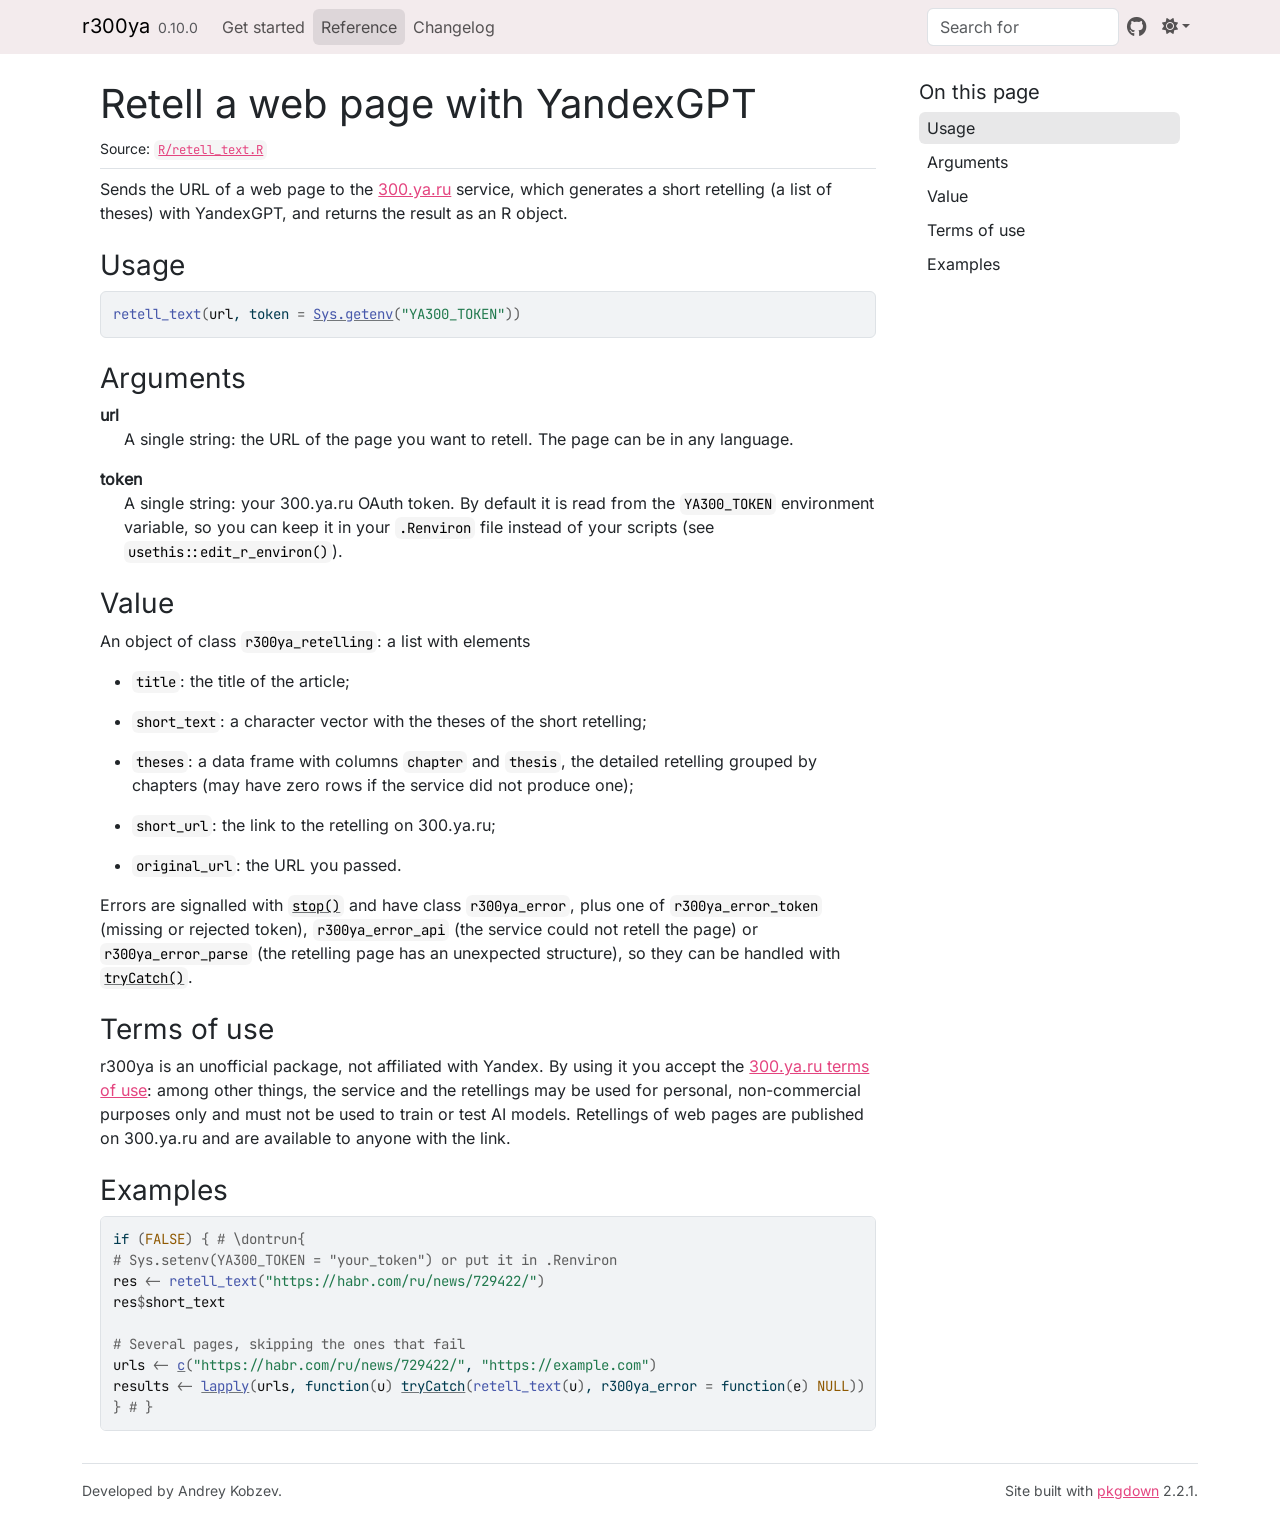
<file: reference/retell_text.html>
<!DOCTYPE html>
<!-- Generated by pkgdown: do not edit by hand --><html lang="en"><head><meta charset="UTF-8"><meta http-equiv="X-UA-Compatible" content="IE=edge"><meta name="viewport" content="width=device-width, initial-scale=1, shrink-to-fit=no"><title>Retell a web page with YandexGPT — retell_text • r300ya</title><script src="../lightswitch.js"></script><script src="../deps/jquery-3.6.0/jquery-3.6.0.min.js"></script><meta name="viewport" content="width=device-width, initial-scale=1, shrink-to-fit=no"><link href="../deps/bootstrap-5.3.8/bootstrap.min.css" rel="stylesheet"><script src="../deps/bootstrap-5.3.8/bootstrap.bundle.min.js"></script><link href="../deps/Inter-0.4.10/font.css" rel="stylesheet"><link href="../deps/JetBrains_Mono-0.4.10/font.css" rel="stylesheet"><link href="../deps/font-awesome-6.5.2/css/all.min.css" rel="stylesheet"><link href="../deps/font-awesome-6.5.2/css/v4-shims.min.css" rel="stylesheet"><script src="../deps/headroom-0.11.0/headroom.min.js"></script><script src="../deps/headroom-0.11.0/jQuery.headroom.min.js"></script><script src="../deps/bootstrap-toc-1.0.1/bootstrap-toc.min.js"></script><script src="../deps/clipboard.js-2.0.11/clipboard.min.js"></script><script src="../deps/search-1.0.0/autocomplete.jquery.min.js"></script><script src="../deps/search-1.0.0/fuse.min.js"></script><script src="../deps/search-1.0.0/mark.min.js"></script><!-- pkgdown --><script src="../pkgdown.js"></script><meta property="og:title" content="Retell a web page with YandexGPT — retell_text"><meta name="description" content="Sends the URL of a web page to the 300.ya.ru service,
which generates a short retelling (a list of theses) with YandexGPT, and
returns the result as an R object."><meta property="og:description" content="Sends the URL of a web page to the 300.ya.ru service,
which generates a short retelling (a list of theses) with YandexGPT, and
returns the result as an R object."></head><body>
    <a href="#main" class="visually-hidden-focusable">Skip to contents</a>


    <nav class="navbar navbar-expand-lg fixed-top " aria-label="Site navigation"><div class="container">

    <a class="navbar-brand me-2" href="../index.html">r300ya</a>

    <small class="nav-text text-muted me-auto" data-bs-toggle="tooltip" data-bs-placement="bottom" title="">0.10.0</small>


    <button class="navbar-toggler" type="button" data-bs-toggle="collapse" data-bs-target="#navbar" aria-controls="navbar" aria-expanded="false" aria-label="Toggle navigation">
      <span class="navbar-toggler-icon"></span>
    </button>

    <div id="navbar" class="collapse navbar-collapse ms-3">
      <ul class="navbar-nav me-auto"><li class="nav-item"><a class="nav-link" href="../articles/r300ya.html">Get started</a></li>
<li class="active nav-item"><a class="nav-link" href="../reference/index.html">Reference</a></li>
<li class="nav-item"><a class="nav-link" href="../news/index.html">Changelog</a></li>
      </ul><ul class="navbar-nav"><li class="nav-item"><form class="form-inline" role="search">
 <input class="form-control" type="search" name="search-input" id="search-input" autocomplete="off" aria-label="Search site" placeholder="Search for" data-search-index="../search.json"></form></li>
<li class="nav-item"><a class="external-link nav-link" href="https://github.com/KobzevAY/r300ya/" aria-label="GitHub"><span class="fa fab fa-github fa-lg"></span></a></li>
<li class="nav-item dropdown">
  <button class="nav-link dropdown-toggle" type="button" id="dropdown-lightswitch" data-bs-toggle="dropdown" aria-expanded="false" aria-haspopup="true" aria-label="Light switch"><span class="fa fa-sun"></span></button>
  <ul class="dropdown-menu dropdown-menu-end" aria-labelledby="dropdown-lightswitch"><li><button class="dropdown-item" data-bs-theme-value="light"><span class="fa fa-sun"></span> Light</button></li>
    <li><button class="dropdown-item" data-bs-theme-value="dark"><span class="fa fa-moon"></span> Dark</button></li>
    <li><button class="dropdown-item" data-bs-theme-value="auto"><span class="fa fa-adjust"></span> Auto</button></li>
  </ul></li>
      </ul></div>


  </div>
</nav><div class="container template-reference-topic">
<div class="row">
  <main id="main" class="col-md-9"><div class="page-header">

      <h1>Retell a web page with YandexGPT</h1>
      <small class="dont-index">Source: <a href="https://github.com/KobzevAY/r300ya/blob/master/R/retell_text.R" class="external-link"><code>R/retell_text.R</code></a></small>
      <div class="d-none name"><code>retell_text.Rd</code></div>
    </div>

    <div class="ref-description section level2">
    <p>Sends the URL of a web page to the <a href="https://300.ya.ru" class="external-link">300.ya.ru</a> service,
which generates a short retelling (a list of theses) with YandexGPT, and
returns the result as an R object.</p>
    </div>

    <div class="section level2">
    <h2 id="ref-usage">Usage<a class="anchor" aria-label="anchor" href="#ref-usage"></a></h2>
    <div class="sourceCode"><pre class="sourceCode r"><code><span><span class="fu">retell_text</span><span class="op">(</span><span class="va">url</span>, token <span class="op">=</span> <span class="fu"><a href="https://rdrr.io/r/base/Sys.getenv.html" class="external-link">Sys.getenv</a></span><span class="op">(</span><span class="st">"YA300_TOKEN"</span><span class="op">)</span><span class="op">)</span></span></code></pre></div>
    </div>

    <div class="section level2">
    <h2 id="arguments">Arguments<a class="anchor" aria-label="anchor" href="#arguments"></a></h2>


<dl><dt id="arg-url">url<a class="anchor" aria-label="anchor" href="#arg-url"></a></dt>
<dd><p>A single string: the URL of the page you want to retell. The
page can be in any language.</p></dd>


<dt id="arg-token">token<a class="anchor" aria-label="anchor" href="#arg-token"></a></dt>
<dd><p>A single string: your 300.ya.ru OAuth token. By default it is
read from the <code>YA300_TOKEN</code> environment variable, so you can keep it in
your <code>.Renviron</code> file instead of your scripts (see
<code>usethis::edit_r_environ()</code>).</p></dd>

</dl></div>
    <div class="section level2">
    <h2 id="value">Value<a class="anchor" aria-label="anchor" href="#value"></a></h2>
    <p>An object of class <code>r300ya_retelling</code>: a list with elements</p><ul><li><p><code>title</code>: the title of the article;</p></li>
<li><p><code>short_text</code>: a character vector with the theses of the short retelling;</p></li>
<li><p><code>theses</code>: a data frame with columns <code>chapter</code> and <code>thesis</code>, the detailed
retelling grouped by chapters (may have zero rows if the service did not
produce one);</p></li>
<li><p><code>short_url</code>: the link to the retelling on 300.ya.ru;</p></li>
<li><p><code>original_url</code>: the URL you passed.</p></li>
</ul><p>Errors are signalled with <code><a href="https://rdrr.io/r/base/stop.html" class="external-link">stop()</a></code> and have class <code>r300ya_error</code>, plus one of
<code>r300ya_error_token</code> (missing or rejected token), <code>r300ya_error_api</code> (the
service could not retell the page) or <code>r300ya_error_parse</code> (the retelling
page has an unexpected structure), so they can be handled with
<code><a href="https://rdrr.io/r/base/conditions.html" class="external-link">tryCatch()</a></code>.</p>
    </div>
    <div class="section level2">
    <h2 id="terms-of-use">Terms of use<a class="anchor" aria-label="anchor" href="#terms-of-use"></a></h2>


<p>r300ya is an unofficial package, not affiliated with Yandex. By using it you
accept the <a href="https://yandex.ru/legal/300ya_termsofuse/" class="external-link">300.ya.ru terms of use</a>:
among other things, the service and the retellings may be used for personal,
non-commercial purposes only and must not be used to train or test AI
models. Retellings of web pages are published on 300.ya.ru and are
available to anyone with the link.</p>
    </div>

    <div class="section level2">
    <h2 id="ref-examples">Examples<a class="anchor" aria-label="anchor" href="#ref-examples"></a></h2>
    <div class="sourceCode"><pre class="sourceCode r"><code><span class="r-in"><span><span class="kw">if</span> <span class="op">(</span><span class="cn">FALSE</span><span class="op">)</span> <span class="op">{</span> <span class="co"># \dontrun{</span></span></span>
<span class="r-in"><span><span class="co"># Sys.setenv(YA300_TOKEN = "your_token") or put it in .Renviron</span></span></span>
<span class="r-in"><span><span class="va">res</span> <span class="op">&lt;-</span> <span class="fu">retell_text</span><span class="op">(</span><span class="st">"https://habr.com/ru/news/729422/"</span><span class="op">)</span></span></span>
<span class="r-in"><span><span class="va">res</span><span class="op">$</span><span class="va">short_text</span></span></span>
<span class="r-in"><span></span></span>
<span class="r-in"><span><span class="co"># Several pages, skipping the ones that fail</span></span></span>
<span class="r-in"><span><span class="va">urls</span> <span class="op">&lt;-</span> <span class="fu"><a href="https://rdrr.io/r/base/c.html" class="external-link">c</a></span><span class="op">(</span><span class="st">"https://habr.com/ru/news/729422/"</span>, <span class="st">"https://example.com"</span><span class="op">)</span></span></span>
<span class="r-in"><span><span class="va">results</span> <span class="op">&lt;-</span> <span class="fu"><a href="https://rdrr.io/r/base/lapply.html" class="external-link">lapply</a></span><span class="op">(</span><span class="va">urls</span>, <span class="kw">function</span><span class="op">(</span><span class="va">u</span><span class="op">)</span> <span class="kw"><a href="https://rdrr.io/r/base/conditions.html" class="external-link">tryCatch</a></span><span class="op">(</span><span class="fu">retell_text</span><span class="op">(</span><span class="va">u</span><span class="op">)</span>, r300ya_error <span class="op">=</span> <span class="kw">function</span><span class="op">(</span><span class="va">e</span><span class="op">)</span> <span class="cn">NULL</span><span class="op">)</span><span class="op">)</span></span></span>
<span class="r-in"><span><span class="op">}</span> <span class="co"># }</span></span></span>
</code></pre></div>
    </div>
  </main><aside class="col-md-3"><nav id="toc" aria-label="Table of contents"><h2>On this page</h2>
    </nav></aside></div>


    <footer><div class="pkgdown-footer-left">
  <p>Developed by Andrey Kobzev.</p>
</div>

<div class="pkgdown-footer-right">
  <p>Site built with <a href="https://pkgdown.r-lib.org/" class="external-link">pkgdown</a> 2.2.1.</p>
</div>

    </footer></div>





  </body></html>
</file>
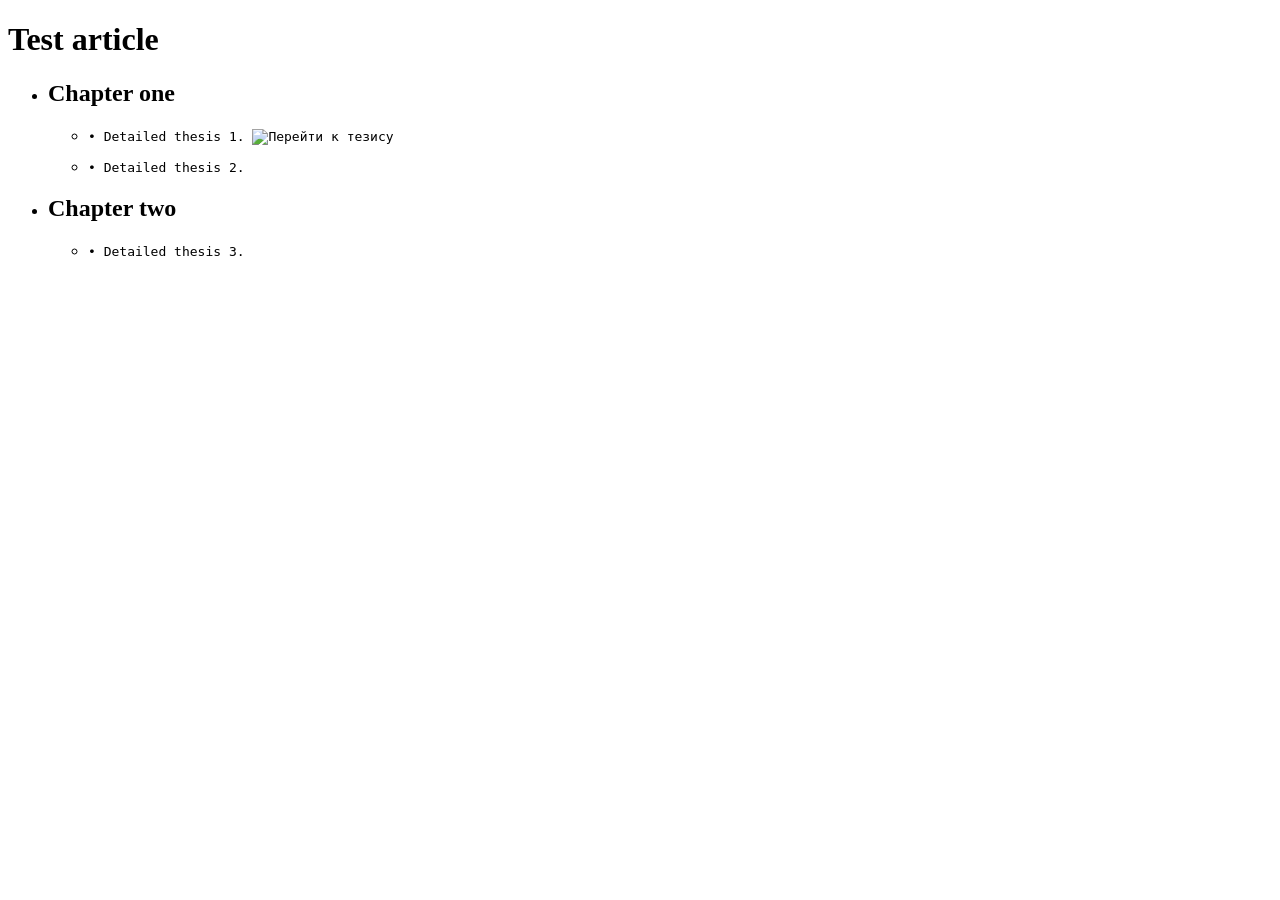
<file: tests/testthat/fixtures/retelling.html>
<!doctype html>
<html lang="ru">
<head>
<meta charset="utf-8">
<title>Test article - Пересказ YandexGPT</title>
<meta property="og:title" content="Test article - Пересказ YandexGPT">
<meta name="description" content="• First short thesis
 • Second short thesis
 • Третий тезис">
</head>
<body>
<div class="summary-text svelte-1gr7v66"><h1 class="title svelte-1jjcgx5">Test article </h1></div>
<ul class="chapters svelte-wtwycu">
  <li class="chapter svelte-wtwycu"><div class="chapter-wrapper svelte-wtwycu">
    <h2 class="chapter-subheading svelte-4dfver">Chapter one </h2>
    <ul class="theses svelte-34lkzo">
      <li class="thesis svelte-34lkzo"><pre class="thesis-content svelte-1f4smis"><p class="thesis-text svelte-1f4smis"><span class="text-wrapper"><span class="hidden-bullet svelte-1f4smis" aria-hidden="true">• </span>Detailed thesis 1.</span><span class="icon-wrapper svelte-1f4smis"> <img class="icon" alt="Перейти к тезису"></span></p></pre></li>
      <li class="thesis svelte-34lkzo"><pre class="thesis-content svelte-1f4smis"><p class="thesis-text svelte-1f4smis"><span class="text-wrapper"><span class="hidden-bullet svelte-1f4smis" aria-hidden="true">• </span>Detailed thesis 2.&nbsp;</span></p></pre></li>
    </ul>
  </div></li>
  <li class="chapter svelte-wtwycu"><div class="chapter-wrapper svelte-wtwycu">
    <h2 class="chapter-subheading svelte-4dfver">Chapter two</h2>
    <ul class="theses svelte-34lkzo">
      <li class="thesis svelte-34lkzo"><pre class="thesis-content svelte-1f4smis"><p class="thesis-text svelte-1f4smis"><span class="text-wrapper"><span class="hidden-bullet svelte-1f4smis" aria-hidden="true">• </span>Detailed thesis 3.</span></p></pre></li>
    </ul>
  </div></li>
</ul>
</body>
</html>
</file>
<file: deps/Inter-0.4.10/font.css>
/* cyrillic-ext */
@font-face {
  font-family: 'Inter';
  font-style: normal;
  font-weight: 400;
  font-display: swap;
  src: url(UcCO3FwrK3iLTeHuS_nVMrMxCp50SjIw2boKoduKmMEVuLyfAZJhiI2B.woff2) format('woff2');
  unicode-range: U+0460-052F, U+1C80-1C8A, U+20B4, U+2DE0-2DFF, U+A640-A69F, U+FE2E-FE2F;
}
/* cyrillic */
@font-face {
  font-family: 'Inter';
  font-style: normal;
  font-weight: 400;
  font-display: swap;
  src: url(UcCO3FwrK3iLTeHuS_nVMrMxCp50SjIw2boKoduKmMEVuLyfAZthiI2B.woff2) format('woff2');
  unicode-range: U+0301, U+0400-045F, U+0490-0491, U+04B0-04B1, U+2116;
}
/* greek-ext */
@font-face {
  font-family: 'Inter';
  font-style: normal;
  font-weight: 400;
  font-display: swap;
  src: url(UcCO3FwrK3iLTeHuS_nVMrMxCp50SjIw2boKoduKmMEVuLyfAZNhiI2B.woff2) format('woff2');
  unicode-range: U+1F00-1FFF;
}
/* greek */
@font-face {
  font-family: 'Inter';
  font-style: normal;
  font-weight: 400;
  font-display: swap;
  src: url(UcCO3FwrK3iLTeHuS_nVMrMxCp50SjIw2boKoduKmMEVuLyfAZxhiI2B.woff2) format('woff2');
  unicode-range: U+0370-0377, U+037A-037F, U+0384-038A, U+038C, U+038E-03A1, U+03A3-03FF;
}
/* vietnamese */
@font-face {
  font-family: 'Inter';
  font-style: normal;
  font-weight: 400;
  font-display: swap;
  src: url(UcCO3FwrK3iLTeHuS_nVMrMxCp50SjIw2boKoduKmMEVuLyfAZBhiI2B.woff2) format('woff2');
  unicode-range: U+0102-0103, U+0110-0111, U+0128-0129, U+0168-0169, U+01A0-01A1, U+01AF-01B0, U+0300-0301, U+0303-0304, U+0308-0309, U+0323, U+0329, U+1EA0-1EF9, U+20AB;
}
/* latin-ext */
@font-face {
  font-family: 'Inter';
  font-style: normal;
  font-weight: 400;
  font-display: swap;
  src: url(UcCO3FwrK3iLTeHuS_nVMrMxCp50SjIw2boKoduKmMEVuLyfAZFhiI2B.woff2) format('woff2');
  unicode-range: U+0100-02BA, U+02BD-02C5, U+02C7-02CC, U+02CE-02D7, U+02DD-02FF, U+0304, U+0308, U+0329, U+1D00-1DBF, U+1E00-1E9F, U+1EF2-1EFF, U+2020, U+20A0-20AB, U+20AD-20C4, U+2113, U+2C60-2C7F, U+A720-A7FF;
}
/* latin */
@font-face {
  font-family: 'Inter';
  font-style: normal;
  font-weight: 400;
  font-display: swap;
  src: url(UcCO3FwrK3iLTeHuS_nVMrMxCp50SjIw2boKoduKmMEVuLyfAZ9hiA.woff2) format('woff2');
  unicode-range: U+0000-00FF, U+0131, U+0152-0153, U+02BB-02BC, U+02C6, U+02DA, U+02DC, U+0304, U+0308, U+0329, U+2000-206F, U+20AC, U+2122, U+2191, U+2193, U+2212, U+2215, U+FEFF, U+FFFD;
}
</file>
<file: deps/JetBrains_Mono-0.4.10/font.css>
/* cyrillic-ext */
@font-face {
  font-family: 'JetBrains Mono';
  font-style: normal;
  font-weight: 400;
  font-display: swap;
  src: url(tDbY2o-flEEny0FZhsfKu5WU4zr3E_BX0PnT8RD8yKxTN1OVgaY.woff2) format('woff2');
  unicode-range: U+0460-052F, U+1C80-1C8A, U+20B4, U+2DE0-2DFF, U+A640-A69F, U+FE2E-FE2F;
}
/* cyrillic */
@font-face {
  font-family: 'JetBrains Mono';
  font-style: normal;
  font-weight: 400;
  font-display: swap;
  src: url(tDbY2o-flEEny0FZhsfKu5WU4zr3E_BX0PnT8RD8yKxTPlOVgaY.woff2) format('woff2');
  unicode-range: U+0301, U+0400-045F, U+0490-0491, U+04B0-04B1, U+2116;
}
/* greek */
@font-face {
  font-family: 'JetBrains Mono';
  font-style: normal;
  font-weight: 400;
  font-display: swap;
  src: url(tDbY2o-flEEny0FZhsfKu5WU4zr3E_BX0PnT8RD8yKxTOVOVgaY.woff2) format('woff2');
  unicode-range: U+0370-0377, U+037A-037F, U+0384-038A, U+038C, U+038E-03A1, U+03A3-03FF;
}
/* vietnamese */
@font-face {
  font-family: 'JetBrains Mono';
  font-style: normal;
  font-weight: 400;
  font-display: swap;
  src: url(tDbY2o-flEEny0FZhsfKu5WU4zr3E_BX0PnT8RD8yKxTNVOVgaY.woff2) format('woff2');
  unicode-range: U+0102-0103, U+0110-0111, U+0128-0129, U+0168-0169, U+01A0-01A1, U+01AF-01B0, U+0300-0301, U+0303-0304, U+0308-0309, U+0323, U+0329, U+1EA0-1EF9, U+20AB;
}
/* latin-ext */
@font-face {
  font-family: 'JetBrains Mono';
  font-style: normal;
  font-weight: 400;
  font-display: swap;
  src: url(tDbY2o-flEEny0FZhsfKu5WU4zr3E_BX0PnT8RD8yKxTNFOVgaY.woff2) format('woff2');
  unicode-range: U+0100-02BA, U+02BD-02C5, U+02C7-02CC, U+02CE-02D7, U+02DD-02FF, U+0304, U+0308, U+0329, U+1D00-1DBF, U+1E00-1E9F, U+1EF2-1EFF, U+2020, U+20A0-20AB, U+20AD-20C4, U+2113, U+2C60-2C7F, U+A720-A7FF;
}
/* latin */
@font-face {
  font-family: 'JetBrains Mono';
  font-style: normal;
  font-weight: 400;
  font-display: swap;
  src: url(tDbY2o-flEEny0FZhsfKu5WU4zr3E_BX0PnT8RD8yKxTOlOV.woff2) format('woff2');
  unicode-range: U+0000-00FF, U+0131, U+0152-0153, U+02BB-02BC, U+02C6, U+02DA, U+02DC, U+0304, U+0308, U+0329, U+2000-206F, U+20AC, U+2122, U+2191, U+2193, U+2212, U+2215, U+FEFF, U+FFFD;
}
</file>
<file: deps/font-awesome-6.5.2/css/v4-shims.min.css>
/*!
 * Font Awesome Free 6.5.2 by @fontawesome - https://fontawesome.com
 * License - https://fontawesome.com/license/free (Icons: CC BY 4.0, Fonts: SIL OFL 1.1, Code: MIT License)
 * Copyright 2024 Fonticons, Inc.
 */
.fa.fa-glass:before{content:"\f000"}.fa.fa-envelope-o{font-family:"Font Awesome 6 Free";font-weight:400}.fa.fa-envelope-o:before{content:"\f0e0"}.fa.fa-star-o{font-family:"Font Awesome 6 Free";font-weight:400}.fa.fa-star-o:before{content:"\f005"}.fa.fa-close:before,.fa.fa-remove:before{content:"\f00d"}.fa.fa-gear:before{content:"\f013"}.fa.fa-trash-o{font-family:"Font Awesome 6 Free";font-weight:400}.fa.fa-trash-o:before{content:"\f2ed"}.fa.fa-home:before{content:"\f015"}.fa.fa-file-o{font-family:"Font Awesome 6 Free";font-weight:400}.fa.fa-file-o:before{content:"\f15b"}.fa.fa-clock-o{font-family:"Font Awesome 6 Free";font-weight:400}.fa.fa-clock-o:before{content:"\f017"}.fa.fa-arrow-circle-o-down{font-family:"Font Awesome 6 Free";font-weight:400}.fa.fa-arrow-circle-o-down:before{content:"\f358"}.fa.fa-arrow-circle-o-up{font-family:"Font Awesome 6 Free";font-weight:400}.fa.fa-arrow-circle-o-up:before{content:"\f35b"}.fa.fa-play-circle-o{font-family:"Font Awesome 6 Free";font-weight:400}.fa.fa-play-circle-o:before{content:"\f144"}.fa.fa-repeat:before,.fa.fa-rotate-right:before{content:"\f01e"}.fa.fa-refresh:before{content:"\f021"}.fa.fa-list-alt{font-family:"Font Awesome 6 Free";font-weight:400}.fa.fa-list-alt:before{content:"\f022"}.fa.fa-dedent:before{content:"\f03b"}.fa.fa-video-camera:before{content:"\f03d"}.fa.fa-picture-o{font-family:"Font Awesome 6 Free";font-weight:400}.fa.fa-picture-o:before{content:"\f03e"}.fa.fa-photo{font-family:"Font Awesome 6 Free";font-weight:400}.fa.fa-photo:before{content:"\f03e"}.fa.fa-image{font-family:"Font Awesome 6 Free";font-weight:400}.fa.fa-image:before{content:"\f03e"}.fa.fa-map-marker:before{content:"\f3c5"}.fa.fa-pencil-square-o{font-family:"Font Awesome 6 Free";font-weight:400}.fa.fa-pencil-square-o:before{content:"\f044"}.fa.fa-edit{font-family:"Font Awesome 6 Free";font-weight:400}.fa.fa-edit:before{content:"\f044"}.fa.fa-share-square-o:before{content:"\f14d"}.fa.fa-check-square-o{font-family:"Font Awesome 6 Free";font-weight:400}.fa.fa-check-square-o:before{content:"\f14a"}.fa.fa-arrows:before{content:"\f0b2"}.fa.fa-times-circle-o{font-family:"Font Awesome 6 Free";font-weight:400}.fa.fa-times-circle-o:before{content:"\f057"}.fa.fa-check-circle-o{font-family:"Font Awesome 6 Free";font-weight:400}.fa.fa-check-circle-o:before{content:"\f058"}.fa.fa-mail-forward:before{content:"\f064"}.fa.fa-expand:before{content:"\f424"}.fa.fa-compress:before{content:"\f422"}.fa.fa-eye,.fa.fa-eye-slash{font-family:"Font Awesome 6 Free";font-weight:400}.fa.fa-warning:before{content:"\f071"}.fa.fa-calendar:before{content:"\f073"}.fa.fa-arrows-v:before{content:"\f338"}.fa.fa-arrows-h:before{content:"\f337"}.fa.fa-bar-chart-o:before,.fa.fa-bar-chart:before{content:"\e0e3"}.fa.fa-twitter-square{font-family:"Font Awesome 6 Brands";font-weight:400}.fa.fa-twitter-square:before{content:"\f081"}.fa.fa-facebook-square{font-family:"Font Awesome 6 Brands";font-weight:400}.fa.fa-facebook-square:before{content:"\f082"}.fa.fa-gears:before{content:"\f085"}.fa.fa-thumbs-o-up{font-family:"Font Awesome 6 Free";font-weight:400}.fa.fa-thumbs-o-up:before{content:"\f164"}.fa.fa-thumbs-o-down{font-family:"Font Awesome 6 Free";font-weight:400}.fa.fa-thumbs-o-down:before{content:"\f165"}.fa.fa-heart-o{font-family:"Font Awesome 6 Free";font-weight:400}.fa.fa-heart-o:before{content:"\f004"}.fa.fa-sign-out:before{content:"\f2f5"}.fa.fa-linkedin-square{font-family:"Font Awesome 6 Brands";font-weight:400}.fa.fa-linkedin-square:before{content:"\f08c"}.fa.fa-thumb-tack:before{content:"\f08d"}.fa.fa-external-link:before{content:"\f35d"}.fa.fa-sign-in:before{content:"\f2f6"}.fa.fa-github-square{font-family:"Font Awesome 6 Brands";font-weight:400}.fa.fa-github-square:before{content:"\f092"}.fa.fa-lemon-o{font-family:"Font Awesome 6 Free";font-weight:400}.fa.fa-lemon-o:before{content:"\f094"}.fa.fa-square-o{font-family:"Font Awesome 6 Free";font-weight:400}.fa.fa-square-o:before{content:"\f0c8"}.fa.fa-bookmark-o{font-family:"Font Awesome 6 Free";font-weight:400}.fa.fa-bookmark-o:before{content:"\f02e"}.fa.fa-facebook,.fa.fa-twitter{font-family:"Font Awesome 6 Brands";font-weight:400}.fa.fa-facebook:before{content:"\f39e"}.fa.fa-facebook-f{font-family:"Font Awesome 6 Brands";font-weight:400}.fa.fa-facebook-f:before{content:"\f39e"}.fa.fa-github{font-family:"Font Awesome 6 Brands";font-weight:400}.fa.fa-credit-card{font-family:"Font Awesome 6 Free";font-weight:400}.fa.fa-feed:before{content:"\f09e"}.fa.fa-hdd-o{font-family:"Font Awesome 6 Free";font-weight:400}.fa.fa-hdd-o:before{content:"\f0a0"}.fa.fa-hand-o-right{font-family:"Font Awesome 6 Free";font-weight:400}.fa.fa-hand-o-right:before{content:"\f0a4"}.fa.fa-hand-o-left{font-family:"Font Awesome 6 Free";font-weight:400}.fa.fa-hand-o-left:before{content:"\f0a5"}.fa.fa-hand-o-up{font-family:"Font Awesome 6 Free";font-weight:400}.fa.fa-hand-o-up:before{content:"\f0a6"}.fa.fa-hand-o-down{font-family:"Font Awesome 6 Free";font-weight:400}.fa.fa-hand-o-down:before{content:"\f0a7"}.fa.fa-globe:before{content:"\f57d"}.fa.fa-tasks:before{content:"\f828"}.fa.fa-arrows-alt:before{content:"\f31e"}.fa.fa-group:before{content:"\f0c0"}.fa.fa-chain:before{content:"\f0c1"}.fa.fa-cut:before{content:"\f0c4"}.fa.fa-files-o{font-family:"Font Awesome 6 Free";font-weight:400}.fa.fa-files-o:before{content:"\f0c5"}.fa.fa-floppy-o{font-family:"Font Awesome 6 Free";font-weight:400}.fa.fa-floppy-o:before{content:"\f0c7"}.fa.fa-save{font-family:"Font Awesome 6 Free";font-weight:400}.fa.fa-save:before{content:"\f0c7"}.fa.fa-navicon:before,.fa.fa-reorder:before{content:"\f0c9"}.fa.fa-magic:before{content:"\e2ca"}.fa.fa-pinterest,.fa.fa-pinterest-square{font-family:"Font Awesome 6 Brands";font-weight:400}.fa.fa-pinterest-square:before{content:"\f0d3"}.fa.fa-google-plus-square{font-family:"Font Awesome 6 Brands";font-weight:400}.fa.fa-google-plus-square:before{content:"\f0d4"}.fa.fa-google-plus{font-family:"Font Awesome 6 Brands";font-weight:400}.fa.fa-google-plus:before{content:"\f0d5"}.fa.fa-money:before{content:"\f3d1"}.fa.fa-unsorted:before{content:"\f0dc"}.fa.fa-sort-desc:before{content:"\f0dd"}.fa.fa-sort-asc:before{content:"\f0de"}.fa.fa-linkedin{font-family:"Font Awesome 6 Brands";font-weight:400}.fa.fa-linkedin:before{content:"\f0e1"}.fa.fa-rotate-left:before{content:"\f0e2"}.fa.fa-legal:before{content:"\f0e3"}.fa.fa-dashboard:before,.fa.fa-tachometer:before{content:"\f625"}.fa.fa-comment-o{font-family:"Font Awesome 6 Free";font-weight:400}.fa.fa-comment-o:before{content:"\f075"}.fa.fa-comments-o{font-family:"Font Awesome 6 Free";font-weight:400}.fa.fa-comments-o:before{content:"\f086"}.fa.fa-flash:before{content:"\f0e7"}.fa.fa-clipboard:before{content:"\f0ea"}.fa.fa-lightbulb-o{font-family:"Font Awesome 6 Free";font-weight:400}.fa.fa-lightbulb-o:before{content:"\f0eb"}.fa.fa-exchange:before{content:"\f362"}.fa.fa-cloud-download:before{content:"\f0ed"}.fa.fa-cloud-upload:before{content:"\f0ee"}.fa.fa-bell-o{font-family:"Font Awesome 6 Free";font-weight:400}.fa.fa-bell-o:before{content:"\f0f3"}.fa.fa-cutlery:before{content:"\f2e7"}.fa.fa-file-text-o{font-family:"Font Awesome 6 Free";font-weight:400}.fa.fa-file-text-o:before{content:"\f15c"}.fa.fa-building-o{font-family:"Font Awesome 6 Free";font-weight:400}.fa.fa-building-o:before{content:"\f1ad"}.fa.fa-hospital-o{font-family:"Font Awesome 6 Free";font-weight:400}.fa.fa-hospital-o:before{content:"\f0f8"}.fa.fa-tablet:before{content:"\f3fa"}.fa.fa-mobile-phone:before,.fa.fa-mobile:before{content:"\f3cd"}.fa.fa-circle-o{font-family:"Font Awesome 6 Free";font-weight:400}.fa.fa-circle-o:before{content:"\f111"}.fa.fa-mail-reply:before{content:"\f3e5"}.fa.fa-github-alt{font-family:"Font Awesome 6 Brands";font-weight:400}.fa.fa-folder-o{font-family:"Font Awesome 6 Free";font-weight:400}.fa.fa-folder-o:before{content:"\f07b"}.fa.fa-folder-open-o{font-family:"Font Awesome 6 Free";font-weight:400}.fa.fa-folder-open-o:before{content:"\f07c"}.fa.fa-smile-o{font-family:"Font Awesome 6 Free";font-weight:400}.fa.fa-smile-o:before{content:"\f118"}.fa.fa-frown-o{font-family:"Font Awesome 6 Free";font-weight:400}.fa.fa-frown-o:before{content:"\f119"}.fa.fa-meh-o{font-family:"Font Awesome 6 Free";font-weight:400}.fa.fa-meh-o:before{content:"\f11a"}.fa.fa-keyboard-o{font-family:"Font Awesome 6 Free";font-weight:400}.fa.fa-keyboard-o:before{content:"\f11c"}.fa.fa-flag-o{font-family:"Font Awesome 6 Free";font-weight:400}.fa.fa-flag-o:before{content:"\f024"}.fa.fa-mail-reply-all:before{content:"\f122"}.fa.fa-star-half-o{font-family:"Font Awesome 6 Free";font-weight:400}.fa.fa-star-half-o:before{content:"\f5c0"}.fa.fa-star-half-empty{font-family:"Font Awesome 6 Free";font-weight:400}.fa.fa-star-half-empty:before{content:"\f5c0"}.fa.fa-star-half-full{font-family:"Font Awesome 6 Free";font-weight:400}.fa.fa-star-half-full:before{content:"\f5c0"}.fa.fa-code-fork:before{content:"\f126"}.fa.fa-chain-broken:before,.fa.fa-unlink:before{content:"\f127"}.fa.fa-calendar-o{font-family:"Font Awesome 6 Free";font-weight:400}.fa.fa-calendar-o:before{content:"\f133"}.fa.fa-css3,.fa.fa-html5,.fa.fa-maxcdn{font-family:"Font Awesome 6 Brands";font-weight:400}.fa.fa-unlock-alt:before{content:"\f09c"}.fa.fa-minus-square-o{font-family:"Font Awesome 6 Free";font-weight:400}.fa.fa-minus-square-o:before{content:"\f146"}.fa.fa-level-up:before{content:"\f3bf"}.fa.fa-level-down:before{content:"\f3be"}.fa.fa-pencil-square:before{content:"\f14b"}.fa.fa-external-link-square:before{content:"\f360"}.fa.fa-compass{font-family:"Font Awesome 6 Free";font-weight:400}.fa.fa-caret-square-o-down{font-family:"Font Awesome 6 Free";font-weight:400}.fa.fa-caret-square-o-down:before{content:"\f150"}.fa.fa-toggle-down{font-family:"Font Awesome 6 Free";font-weight:400}.fa.fa-toggle-down:before{content:"\f150"}.fa.fa-caret-square-o-up{font-family:"Font Awesome 6 Free";font-weight:400}.fa.fa-caret-square-o-up:before{content:"\f151"}.fa.fa-toggle-up{font-family:"Font Awesome 6 Free";font-weight:400}.fa.fa-toggle-up:before{content:"\f151"}.fa.fa-caret-square-o-right{font-family:"Font Awesome 6 Free";font-weight:400}.fa.fa-caret-square-o-right:before{content:"\f152"}.fa.fa-toggle-right{font-family:"Font Awesome 6 Free";font-weight:400}.fa.fa-toggle-right:before{content:"\f152"}.fa.fa-eur:before,.fa.fa-euro:before{content:"\f153"}.fa.fa-gbp:before{content:"\f154"}.fa.fa-dollar:before,.fa.fa-usd:before{content:"\24"}.fa.fa-inr:before,.fa.fa-rupee:before{content:"\e1bc"}.fa.fa-cny:before,.fa.fa-jpy:before,.fa.fa-rmb:before,.fa.fa-yen:before{content:"\f157"}.fa.fa-rouble:before,.fa.fa-rub:before,.fa.fa-ruble:before{content:"\f158"}.fa.fa-krw:before,.fa.fa-won:before{content:"\f159"}.fa.fa-bitcoin,.fa.fa-btc{font-family:"Font Awesome 6 Brands";font-weight:400}.fa.fa-bitcoin:before{content:"\f15a"}.fa.fa-file-text:before{content:"\f15c"}.fa.fa-sort-alpha-asc:before{content:"\f15d"}.fa.fa-sort-alpha-desc:before{content:"\f881"}.fa.fa-sort-amount-asc:before{content:"\f884"}.fa.fa-sort-amount-desc:before{content:"\f160"}.fa.fa-sort-numeric-asc:before{content:"\f162"}.fa.fa-sort-numeric-desc:before{content:"\f886"}.fa.fa-youtube-square{font-family:"Font Awesome 6 Brands";font-weight:400}.fa.fa-youtube-square:before{content:"\f431"}.fa.fa-xing,.fa.fa-xing-square,.fa.fa-youtube{font-family:"Font Awesome 6 Brands";font-weight:400}.fa.fa-xing-square:before{content:"\f169"}.fa.fa-youtube-play{font-family:"Font Awesome 6 Brands";font-weight:400}.fa.fa-youtube-play:before{content:"\f167"}.fa.fa-adn,.fa.fa-bitbucket,.fa.fa-bitbucket-square,.fa.fa-dropbox,.fa.fa-flickr,.fa.fa-instagram,.fa.fa-stack-overflow{font-family:"Font Awesome 6 Brands";font-weight:400}.fa.fa-bitbucket-square:before{content:"\f171"}.fa.fa-tumblr,.fa.fa-tumblr-square{font-family:"Font Awesome 6 Brands";font-weight:400}.fa.fa-tumblr-square:before{content:"\f174"}.fa.fa-long-arrow-down:before{content:"\f309"}.fa.fa-long-arrow-up:before{content:"\f30c"}.fa.fa-long-arrow-left:before{content:"\f30a"}.fa.fa-long-arrow-right:before{content:"\f30b"}.fa.fa-android,.fa.fa-apple,.fa.fa-dribbble,.fa.fa-foursquare,.fa.fa-gittip,.fa.fa-gratipay,.fa.fa-linux,.fa.fa-skype,.fa.fa-trello,.fa.fa-windows{font-family:"Font Awesome 6 Brands";font-weight:400}.fa.fa-gittip:before{content:"\f184"}.fa.fa-sun-o{font-family:"Font Awesome 6 Free";font-weight:400}.fa.fa-sun-o:before{content:"\f185"}.fa.fa-moon-o{font-family:"Font Awesome 6 Free";font-weight:400}.fa.fa-moon-o:before{content:"\f186"}.fa.fa-pagelines,.fa.fa-renren,.fa.fa-stack-exchange,.fa.fa-vk,.fa.fa-weibo{font-family:"Font Awesome 6 Brands";font-weight:400}.fa.fa-arrow-circle-o-right{font-family:"Font Awesome 6 Free";font-weight:400}.fa.fa-arrow-circle-o-right:before{content:"\f35a"}.fa.fa-arrow-circle-o-left{font-family:"Font Awesome 6 Free";font-weight:400}.fa.fa-arrow-circle-o-left:before{content:"\f359"}.fa.fa-caret-square-o-left{font-family:"Font Awesome 6 Free";font-weight:400}.fa.fa-caret-square-o-left:before{content:"\f191"}.fa.fa-toggle-left{font-family:"Font Awesome 6 Free";font-weight:400}.fa.fa-toggle-left:before{content:"\f191"}.fa.fa-dot-circle-o{font-family:"Font Awesome 6 Free";font-weight:400}.fa.fa-dot-circle-o:before{content:"\f192"}.fa.fa-vimeo-square{font-family:"Font Awesome 6 Brands";font-weight:400}.fa.fa-vimeo-square:before{content:"\f194"}.fa.fa-try:before,.fa.fa-turkish-lira:before{content:"\e2bb"}.fa.fa-plus-square-o{font-family:"Font Awesome 6 Free";font-weight:400}.fa.fa-plus-square-o:before{content:"\f0fe"}.fa.fa-openid,.fa.fa-slack,.fa.fa-wordpress{font-family:"Font Awesome 6 Brands";font-weight:400}.fa.fa-bank:before,.fa.fa-institution:before{content:"\f19c"}.fa.fa-mortar-board:before{content:"\f19d"}.fa.fa-google,.fa.fa-reddit,.fa.fa-reddit-square,.fa.fa-yahoo{font-family:"Font Awesome 6 Brands";font-weight:400}.fa.fa-reddit-square:before{content:"\f1a2"}.fa.fa-behance,.fa.fa-behance-square,.fa.fa-delicious,.fa.fa-digg,.fa.fa-drupal,.fa.fa-joomla,.fa.fa-pied-piper-alt,.fa.fa-pied-piper-pp,.fa.fa-stumbleupon,.fa.fa-stumbleupon-circle{font-family:"Font Awesome 6 Brands";font-weight:400}.fa.fa-behance-square:before{content:"\f1b5"}.fa.fa-steam,.fa.fa-steam-square{font-family:"Font Awesome 6 Brands";font-weight:400}.fa.fa-steam-square:before{content:"\f1b7"}.fa.fa-automobile:before{content:"\f1b9"}.fa.fa-cab:before{content:"\f1ba"}.fa.fa-deviantart,.fa.fa-soundcloud,.fa.fa-spotify{font-family:"Font Awesome 6 Brands";font-weight:400}.fa.fa-file-pdf-o{font-family:"Font Awesome 6 Free";font-weight:400}.fa.fa-file-pdf-o:before{content:"\f1c1"}.fa.fa-file-word-o{font-family:"Font Awesome 6 Free";font-weight:400}.fa.fa-file-word-o:before{content:"\f1c2"}.fa.fa-file-excel-o{font-family:"Font Awesome 6 Free";font-weight:400}.fa.fa-file-excel-o:before{content:"\f1c3"}.fa.fa-file-powerpoint-o{font-family:"Font Awesome 6 Free";font-weight:400}.fa.fa-file-powerpoint-o:before{content:"\f1c4"}.fa.fa-file-image-o{font-family:"Font Awesome 6 Free";font-weight:400}.fa.fa-file-image-o:before{content:"\f1c5"}.fa.fa-file-photo-o{font-family:"Font Awesome 6 Free";font-weight:400}.fa.fa-file-photo-o:before{content:"\f1c5"}.fa.fa-file-picture-o{font-family:"Font Awesome 6 Free";font-weight:400}.fa.fa-file-picture-o:before{content:"\f1c5"}.fa.fa-file-archive-o{font-family:"Font Awesome 6 Free";font-weight:400}.fa.fa-file-archive-o:before{content:"\f1c6"}.fa.fa-file-zip-o{font-family:"Font Awesome 6 Free";font-weight:400}.fa.fa-file-zip-o:before{content:"\f1c6"}.fa.fa-file-audio-o{font-family:"Font Awesome 6 Free";font-weight:400}.fa.fa-file-audio-o:before{content:"\f1c7"}.fa.fa-file-sound-o{font-family:"Font Awesome 6 Free";font-weight:400}.fa.fa-file-sound-o:before{content:"\f1c7"}.fa.fa-file-video-o{font-family:"Font Awesome 6 Free";font-weight:400}.fa.fa-file-video-o:before{content:"\f1c8"}.fa.fa-file-movie-o{font-family:"Font Awesome 6 Free";font-weight:400}.fa.fa-file-movie-o:before{content:"\f1c8"}.fa.fa-file-code-o{font-family:"Font Awesome 6 Free";font-weight:400}.fa.fa-file-code-o:before{content:"\f1c9"}.fa.fa-codepen,.fa.fa-jsfiddle,.fa.fa-vine{font-family:"Font Awesome 6 Brands";font-weight:400}.fa.fa-life-bouy:before,.fa.fa-life-buoy:before,.fa.fa-life-saver:before,.fa.fa-support:before{content:"\f1cd"}.fa.fa-circle-o-notch:before{content:"\f1ce"}.fa.fa-ra,.fa.fa-rebel{font-family:"Font Awesome 6 Brands";font-weight:400}.fa.fa-ra:before{content:"\f1d0"}.fa.fa-resistance{font-family:"Font Awesome 6 Brands";font-weight:400}.fa.fa-resistance:before{content:"\f1d0"}.fa.fa-empire,.fa.fa-ge{font-family:"Font Awesome 6 Brands";font-weight:400}.fa.fa-ge:before{content:"\f1d1"}.fa.fa-git-square{font-family:"Font Awesome 6 Brands";font-weight:400}.fa.fa-git-square:before{content:"\f1d2"}.fa.fa-git,.fa.fa-hacker-news,.fa.fa-y-combinator-square{font-family:"Font Awesome 6 Brands";font-weight:400}.fa.fa-y-combinator-square:before{content:"\f1d4"}.fa.fa-yc-square{font-family:"Font Awesome 6 Brands";font-weight:400}.fa.fa-yc-square:before{content:"\f1d4"}.fa.fa-qq,.fa.fa-tencent-weibo,.fa.fa-wechat,.fa.fa-weixin{font-family:"Font Awesome 6 Brands";font-weight:400}.fa.fa-wechat:before{content:"\f1d7"}.fa.fa-send:before{content:"\f1d8"}.fa.fa-paper-plane-o{font-family:"Font Awesome 6 Free";font-weight:400}.fa.fa-paper-plane-o:before{content:"\f1d8"}.fa.fa-send-o{font-family:"Font Awesome 6 Free";font-weight:400}.fa.fa-send-o:before{content:"\f1d8"}.fa.fa-circle-thin{font-family:"Font Awesome 6 Free";font-weight:400}.fa.fa-circle-thin:before{content:"\f111"}.fa.fa-header:before{content:"\f1dc"}.fa.fa-futbol-o{font-family:"Font Awesome 6 Free";font-weight:400}.fa.fa-futbol-o:before{content:"\f1e3"}.fa.fa-soccer-ball-o{font-family:"Font Awesome 6 Free";font-weight:400}.fa.fa-soccer-ball-o:before{content:"\f1e3"}.fa.fa-slideshare,.fa.fa-twitch,.fa.fa-yelp{font-family:"Font Awesome 6 Brands";font-weight:400}.fa.fa-newspaper-o{font-family:"Font Awesome 6 Free";font-weight:400}.fa.fa-newspaper-o:before{content:"\f1ea"}.fa.fa-cc-amex,.fa.fa-cc-discover,.fa.fa-cc-mastercard,.fa.fa-cc-paypal,.fa.fa-cc-stripe,.fa.fa-cc-visa,.fa.fa-google-wallet,.fa.fa-paypal{font-family:"Font Awesome 6 Brands";font-weight:400}.fa.fa-bell-slash-o{font-family:"Font Awesome 6 Free";font-weight:400}.fa.fa-bell-slash-o:before{content:"\f1f6"}.fa.fa-trash:before{content:"\f2ed"}.fa.fa-copyright{font-family:"Font Awesome 6 Free";font-weight:400}.fa.fa-eyedropper:before{content:"\f1fb"}.fa.fa-area-chart:before{content:"\f1fe"}.fa.fa-pie-chart:before{content:"\f200"}.fa.fa-line-chart:before{content:"\f201"}.fa.fa-lastfm,.fa.fa-lastfm-square{font-family:"Font Awesome 6 Brands";font-weight:400}.fa.fa-lastfm-square:before{content:"\f203"}.fa.fa-angellist,.fa.fa-ioxhost{font-family:"Font Awesome 6 Brands";font-weight:400}.fa.fa-cc{font-family:"Font Awesome 6 Free";font-weight:400}.fa.fa-cc:before{content:"\f20a"}.fa.fa-ils:before,.fa.fa-shekel:before,.fa.fa-sheqel:before{content:"\f20b"}.fa.fa-buysellads,.fa.fa-connectdevelop,.fa.fa-dashcube,.fa.fa-forumbee,.fa.fa-leanpub,.fa.fa-sellsy,.fa.fa-shirtsinbulk,.fa.fa-simplybuilt,.fa.fa-skyatlas{font-family:"Font Awesome 6 Brands";font-weight:400}.fa.fa-diamond{font-family:"Font Awesome 6 Free";font-weight:400}.fa.fa-diamond:before{content:"\f3a5"}.fa.fa-intersex:before,.fa.fa-transgender:before{content:"\f224"}.fa.fa-transgender-alt:before{content:"\f225"}.fa.fa-facebook-official{font-family:"Font Awesome 6 Brands";font-weight:400}.fa.fa-facebook-official:before{content:"\f09a"}.fa.fa-pinterest-p,.fa.fa-whatsapp{font-family:"Font Awesome 6 Brands";font-weight:400}.fa.fa-hotel:before{content:"\f236"}.fa.fa-medium,.fa.fa-viacoin,.fa.fa-y-combinator,.fa.fa-yc{font-family:"Font Awesome 6 Brands";font-weight:400}.fa.fa-yc:before{content:"\f23b"}.fa.fa-expeditedssl,.fa.fa-opencart,.fa.fa-optin-monster{font-family:"Font Awesome 6 Brands";font-weight:400}.fa.fa-battery-4:before,.fa.fa-battery:before{content:"\f240"}.fa.fa-battery-3:before{content:"\f241"}.fa.fa-battery-2:before{content:"\f242"}.fa.fa-battery-1:before{content:"\f243"}.fa.fa-battery-0:before{content:"\f244"}.fa.fa-object-group,.fa.fa-object-ungroup,.fa.fa-sticky-note-o{font-family:"Font Awesome 6 Free";font-weight:400}.fa.fa-sticky-note-o:before{content:"\f249"}.fa.fa-cc-diners-club,.fa.fa-cc-jcb{font-family:"Font Awesome 6 Brands";font-weight:400}.fa.fa-clone{font-family:"Font Awesome 6 Free";font-weight:400}.fa.fa-hourglass-o:before{content:"\f254"}.fa.fa-hourglass-1:before{content:"\f251"}.fa.fa-hourglass-2:before{content:"\f252"}.fa.fa-hourglass-3:before{content:"\f253"}.fa.fa-hand-rock-o{font-family:"Font Awesome 6 Free";font-weight:400}.fa.fa-hand-rock-o:before{content:"\f255"}.fa.fa-hand-grab-o{font-family:"Font Awesome 6 Free";font-weight:400}.fa.fa-hand-grab-o:before{content:"\f255"}.fa.fa-hand-paper-o{font-family:"Font Awesome 6 Free";font-weight:400}.fa.fa-hand-paper-o:before{content:"\f256"}.fa.fa-hand-stop-o{font-family:"Font Awesome 6 Free";font-weight:400}.fa.fa-hand-stop-o:before{content:"\f256"}.fa.fa-hand-scissors-o{font-family:"Font Awesome 6 Free";font-weight:400}.fa.fa-hand-scissors-o:before{content:"\f257"}.fa.fa-hand-lizard-o{font-family:"Font Awesome 6 Free";font-weight:400}.fa.fa-hand-lizard-o:before{content:"\f258"}.fa.fa-hand-spock-o{font-family:"Font Awesome 6 Free";font-weight:400}.fa.fa-hand-spock-o:before{content:"\f259"}.fa.fa-hand-pointer-o{font-family:"Font Awesome 6 Free";font-weight:400}.fa.fa-hand-pointer-o:before{content:"\f25a"}.fa.fa-hand-peace-o{font-family:"Font Awesome 6 Free";font-weight:400}.fa.fa-hand-peace-o:before{content:"\f25b"}.fa.fa-registered{font-family:"Font Awesome 6 Free";font-weight:400}.fa.fa-creative-commons,.fa.fa-gg,.fa.fa-gg-circle,.fa.fa-odnoklassniki,.fa.fa-odnoklassniki-square{font-family:"Font Awesome 6 Brands";font-weight:400}.fa.fa-odnoklassniki-square:before{content:"\f264"}.fa.fa-chrome,.fa.fa-firefox,.fa.fa-get-pocket,.fa.fa-internet-explorer,.fa.fa-opera,.fa.fa-safari,.fa.fa-wikipedia-w{font-family:"Font Awesome 6 Brands";font-weight:400}.fa.fa-television:before{content:"\f26c"}.fa.fa-500px,.fa.fa-amazon,.fa.fa-contao{font-family:"Font Awesome 6 Brands";font-weight:400}.fa.fa-calendar-plus-o{font-family:"Font Awesome 6 Free";font-weight:400}.fa.fa-calendar-plus-o:before{content:"\f271"}.fa.fa-calendar-minus-o{font-family:"Font Awesome 6 Free";font-weight:400}.fa.fa-calendar-minus-o:before{content:"\f272"}.fa.fa-calendar-times-o{font-family:"Font Awesome 6 Free";font-weight:400}.fa.fa-calendar-times-o:before{content:"\f273"}.fa.fa-calendar-check-o{font-family:"Font Awesome 6 Free";font-weight:400}.fa.fa-calendar-check-o:before{content:"\f274"}.fa.fa-map-o{font-family:"Font Awesome 6 Free";font-weight:400}.fa.fa-map-o:before{content:"\f279"}.fa.fa-commenting:before{content:"\f4ad"}.fa.fa-commenting-o{font-family:"Font Awesome 6 Free";font-weight:400}.fa.fa-commenting-o:before{content:"\f4ad"}.fa.fa-houzz,.fa.fa-vimeo{font-family:"Font Awesome 6 Brands";font-weight:400}.fa.fa-vimeo:before{content:"\f27d"}.fa.fa-black-tie,.fa.fa-edge,.fa.fa-fonticons,.fa.fa-reddit-alien{font-family:"Font Awesome 6 Brands";font-weight:400}.fa.fa-credit-card-alt:before{content:"\f09d"}.fa.fa-codiepie,.fa.fa-fort-awesome,.fa.fa-mixcloud,.fa.fa-modx,.fa.fa-product-hunt,.fa.fa-scribd,.fa.fa-usb{font-family:"Font Awesome 6 Brands";font-weight:400}.fa.fa-pause-circle-o{font-family:"Font Awesome 6 Free";font-weight:400}.fa.fa-pause-circle-o:before{content:"\f28b"}.fa.fa-stop-circle-o{font-family:"Font Awesome 6 Free";font-weight:400}.fa.fa-stop-circle-o:before{content:"\f28d"}.fa.fa-bluetooth,.fa.fa-bluetooth-b,.fa.fa-envira,.fa.fa-gitlab,.fa.fa-wheelchair-alt,.fa.fa-wpbeginner,.fa.fa-wpforms{font-family:"Font Awesome 6 Brands";font-weight:400}.fa.fa-wheelchair-alt:before{content:"\f368"}.fa.fa-question-circle-o{font-family:"Font Awesome 6 Free";font-weight:400}.fa.fa-question-circle-o:before{content:"\f059"}.fa.fa-volume-control-phone:before{content:"\f2a0"}.fa.fa-asl-interpreting:before{content:"\f2a3"}.fa.fa-deafness:before,.fa.fa-hard-of-hearing:before{content:"\f2a4"}.fa.fa-glide,.fa.fa-glide-g{font-family:"Font Awesome 6 Brands";font-weight:400}.fa.fa-signing:before{content:"\f2a7"}.fa.fa-viadeo,.fa.fa-viadeo-square{font-family:"Font Awesome 6 Brands";font-weight:400}.fa.fa-viadeo-square:before{content:"\f2aa"}.fa.fa-snapchat,.fa.fa-snapchat-ghost{font-family:"Font Awesome 6 Brands";font-weight:400}.fa.fa-snapchat-ghost:before{content:"\f2ab"}.fa.fa-snapchat-square{font-family:"Font Awesome 6 Brands";font-weight:400}.fa.fa-snapchat-square:before{content:"\f2ad"}.fa.fa-first-order,.fa.fa-google-plus-official,.fa.fa-pied-piper,.fa.fa-themeisle,.fa.fa-yoast{font-family:"Font Awesome 6 Brands";font-weight:400}.fa.fa-google-plus-official:before{content:"\f2b3"}.fa.fa-google-plus-circle{font-family:"Font Awesome 6 Brands";font-weight:400}.fa.fa-google-plus-circle:before{content:"\f2b3"}.fa.fa-fa,.fa.fa-font-awesome{font-family:"Font Awesome 6 Brands";font-weight:400}.fa.fa-fa:before{content:"\f2b4"}.fa.fa-handshake-o{font-family:"Font Awesome 6 Free";font-weight:400}.fa.fa-handshake-o:before{content:"\f2b5"}.fa.fa-envelope-open-o{font-family:"Font Awesome 6 Free";font-weight:400}.fa.fa-envelope-open-o:before{content:"\f2b6"}.fa.fa-linode{font-family:"Font Awesome 6 Brands";font-weight:400}.fa.fa-address-book-o{font-family:"Font Awesome 6 Free";font-weight:400}.fa.fa-address-book-o:before{content:"\f2b9"}.fa.fa-vcard:before{content:"\f2bb"}.fa.fa-address-card-o{font-family:"Font Awesome 6 Free";font-weight:400}.fa.fa-address-card-o:before{content:"\f2bb"}.fa.fa-vcard-o{font-family:"Font Awesome 6 Free";font-weight:400}.fa.fa-vcard-o:before{content:"\f2bb"}.fa.fa-user-circle-o{font-family:"Font Awesome 6 Free";font-weight:400}.fa.fa-user-circle-o:before{content:"\f2bd"}.fa.fa-user-o{font-family:"Font Awesome 6 Free";font-weight:400}.fa.fa-user-o:before{content:"\f007"}.fa.fa-id-badge{font-family:"Font Awesome 6 Free";font-weight:400}.fa.fa-drivers-license:before{content:"\f2c2"}.fa.fa-id-card-o{font-family:"Font Awesome 6 Free";font-weight:400}.fa.fa-id-card-o:before{content:"\f2c2"}.fa.fa-drivers-license-o{font-family:"Font Awesome 6 Free";font-weight:400}.fa.fa-drivers-license-o:before{content:"\f2c2"}.fa.fa-free-code-camp,.fa.fa-quora,.fa.fa-telegram{font-family:"Font Awesome 6 Brands";font-weight:400}.fa.fa-thermometer-4:before,.fa.fa-thermometer:before{content:"\f2c7"}.fa.fa-thermometer-3:before{content:"\f2c8"}.fa.fa-thermometer-2:before{content:"\f2c9"}.fa.fa-thermometer-1:before{content:"\f2ca"}.fa.fa-thermometer-0:before{content:"\f2cb"}.fa.fa-bathtub:before,.fa.fa-s15:before{content:"\f2cd"}.fa.fa-window-maximize,.fa.fa-window-restore{font-family:"Font Awesome 6 Free";font-weight:400}.fa.fa-times-rectangle:before{content:"\f410"}.fa.fa-window-close-o{font-family:"Font Awesome 6 Free";font-weight:400}.fa.fa-window-close-o:before{content:"\f410"}.fa.fa-times-rectangle-o{font-family:"Font Awesome 6 Free";font-weight:400}.fa.fa-times-rectangle-o:before{content:"\f410"}.fa.fa-bandcamp,.fa.fa-eercast,.fa.fa-etsy,.fa.fa-grav,.fa.fa-imdb,.fa.fa-ravelry{font-family:"Font Awesome 6 Brands";font-weight:400}.fa.fa-eercast:before{content:"\f2da"}.fa.fa-snowflake-o{font-family:"Font Awesome 6 Free";font-weight:400}.fa.fa-snowflake-o:before{content:"\f2dc"}.fa.fa-meetup,.fa.fa-superpowers,.fa.fa-wpexplorer{font-family:"Font Awesome 6 Brands";font-weight:400}
</file>
